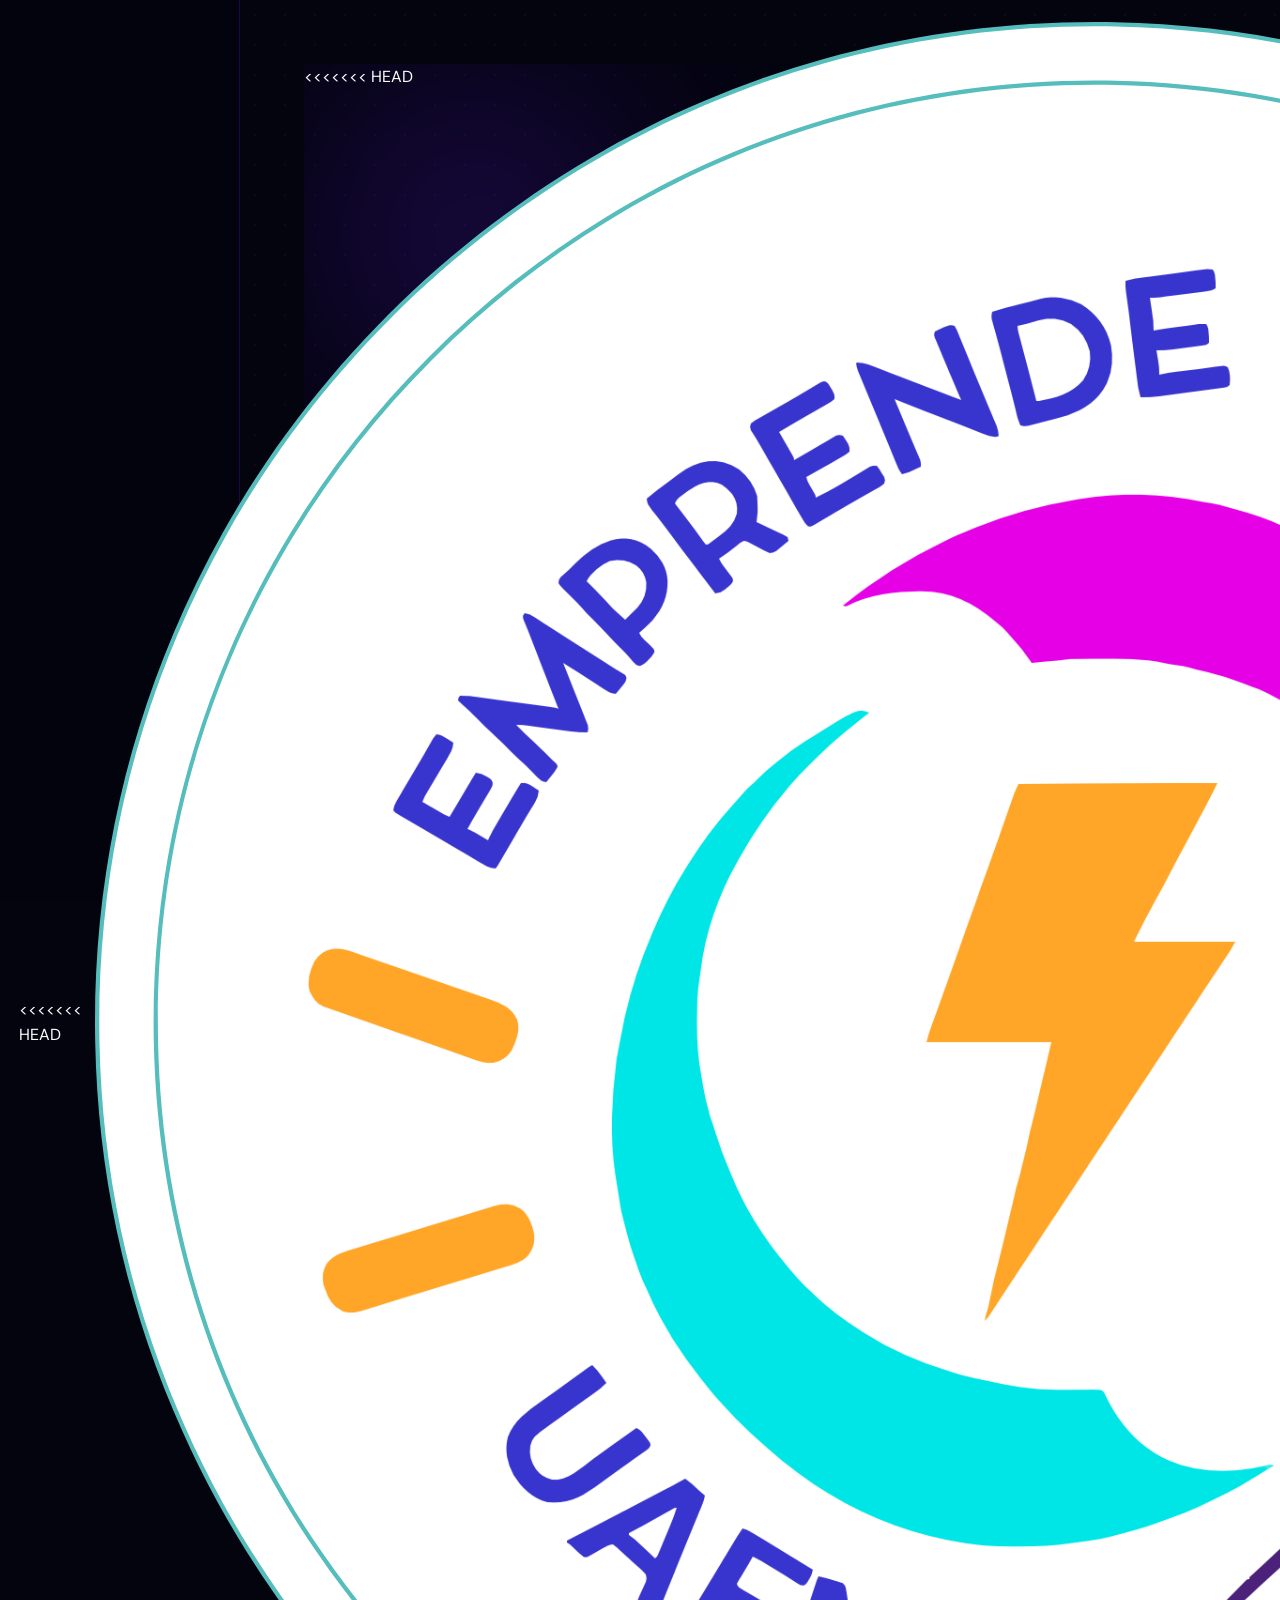
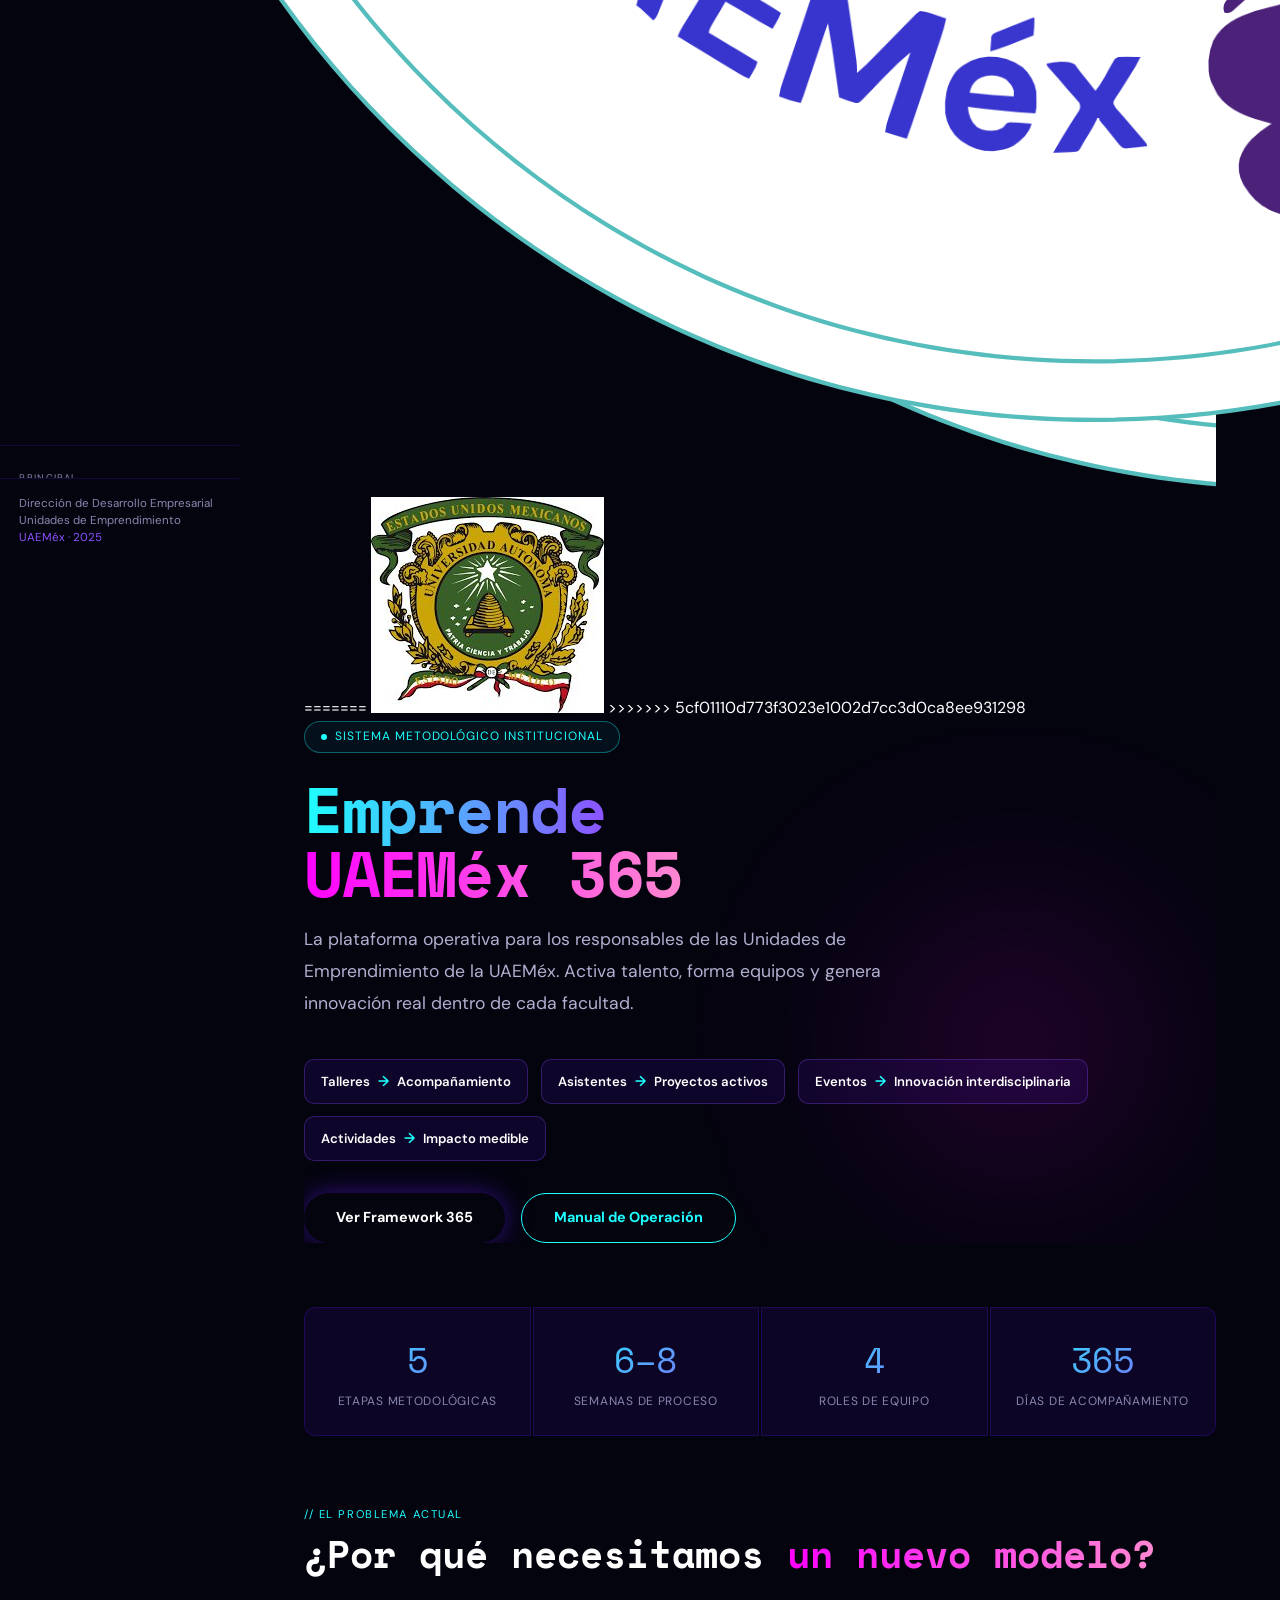
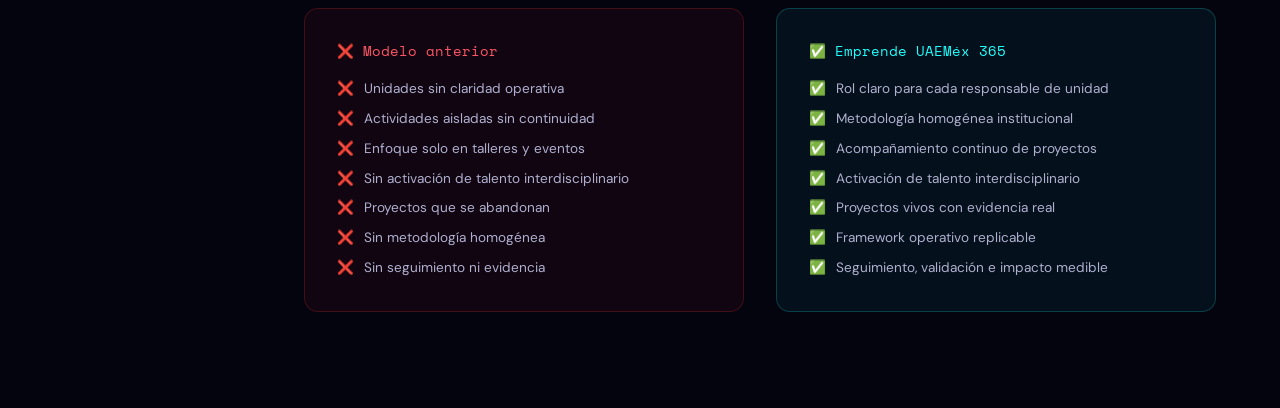
<file: index.html>
<!DOCTYPE html>
<html lang="es">
<head>
  <meta charset="UTF-8"/>
  <meta name="viewport" content="width=device-width, initial-scale=1.0"/>
  <title>EMPRENDE UAEMEX 365</title>
  <link href="https://fonts.googleapis.com/css2?family=DM+Sans:wght@300;400;500;600;700;900&family=Space+Mono:wght@400;700&display=swap" rel="stylesheet"/>
  <link rel="stylesheet" href="styles.css"/>
</head>
<body>

<!-- HAMBURGER -->
<button class="hamburger" id="ham" aria-label="Menú">
  <span></span><span></span><span></span>
</button>

<!-- SIDEBAR -->
<nav class="sidebar" id="sidebar">
  <div class="sidebar-head">
<<<<<<< HEAD
    <img src="imgenes/Logo04.png" alt="UAEMéx"/>
=======
    <img src="[data-uri]" alt="UAEMéx"/>
>>>>>>> 5cf01110d773f3023e1002d7cc3d0ca8ee931298
    <div class="sidebar-brand">EMPRENDE<br>UAEMéx 365</div>
  </div>
  <div class="sidebar-nav">
    <div class="nav-section">Principal</div>
    <a class="nav-item active" data-section="home"><span class="nav-icon">🏠</span>Inicio</a>
    <a class="nav-item" data-section="manual"><span class="nav-icon">📋</span>Manual de Operación</a>

    <div class="nav-section">Metodología</div>
    <a class="nav-item" data-section="metodologia"><span class="nav-icon">⚡</span>Framework 365</a>
    <a class="nav-item" data-section="actividades"><span class="nav-icon">🚀</span>Actividades de Activación</a>

    <div class="nav-section">Herramientas</div>
    <a class="nav-item" data-section="herramientas"><span class="nav-icon">🛠️</span>Plataformas y Tools</a>

    <div class="nav-section">Ecosistema</div>
    <a class="nav-item" data-section="ecosistema"><span class="nav-icon">🌐</span>Ecosistema UAEMéx</a>
  </div>
  <div class="sidebar-foot">
    Dirección de Desarrollo Empresarial<br>
    Unidades de Emprendimiento<br>
    <span style="color:var(--p2)">UAEMéx · 2025</span>
  </div>
</nav>

<!-- MAIN -->
<main class="main">

  <!-- ══════════════ HOME ══════════════ -->
  <section class="section active" id="home">
    <div class="hero-wrap">
      <div class="glow g1"></div>
      <div class="glow g2"></div>
      <div class="glow g3"></div>
      <div class="hero-content reveal">
<<<<<<< HEAD
        <img src="imgenes/Logo04.png" alt="Escudo UAEMéx" class="hero-logo"/>
=======
        <img src="[data-uri]" alt="Escudo UAEMéx" class="hero-logo"/>
>>>>>>> 5cf01110d773f3023e1002d7cc3d0ca8ee931298
        <div class="hero-badge"><span class="dot"></span>Sistema Metodológico Institucional</div>
        <h1 class="hero-title">
          <span class="grad-cyan">Emprende</span><br>
          <span class="grad-mag">UAEMéx 365</span>
        </h1>
        <p class="lead">La plataforma operativa para los responsables de las Unidades de Emprendimiento de la UAEMéx. Activa talento, forma equipos y genera innovación real dentro de cada facultad.</p>
        <div class="transform-list">
          <div class="t-pill">Talleres <span class="arrow">→</span> Acompañamiento</div>
          <div class="t-pill">Asistentes <span class="arrow">→</span> Proyectos activos</div>
          <div class="t-pill">Eventos <span class="arrow">→</span> Innovación interdisciplinaria</div>
          <div class="t-pill">Actividades <span class="arrow">→</span> Impacto medible</div>
        </div>
        <div class="btns">
          <a class="btn btn-p" data-section="metodologia">Ver Framework 365</a>
          <a class="btn btn-o" data-section="manual">Manual de Operación</a>
        </div>
      </div>
    </div>

    <div class="stats-bar reveal">
      <div class="stat"><span class="stat-n">5</span><div class="stat-l">Etapas metodológicas</div></div>
      <div class="stat"><span class="stat-n">6–8</span><div class="stat-l">Semanas de proceso</div></div>
      <div class="stat"><span class="stat-n">4</span><div class="stat-l">Roles de equipo</div></div>
      <div class="stat"><span class="stat-n">365</span><div class="stat-l">Días de acompañamiento</div></div>
    </div>

    <div style="margin-top:4rem" class="reveal">
      <div class="tag">// El problema actual</div>
      <h2 class="sec-title">¿Por qué necesitamos <span class="grad-mag">un nuevo modelo?</span></h2>
      <div class="ba-grid">
        <div class="ba-card ba-before">
          <div class="ba-head" style="color:#ff5566">❌ Modelo anterior</div>
          <ul class="ba-list">
            <li><span>❌</span> Unidades sin claridad operativa</li>
            <li><span>❌</span> Actividades aisladas sin continuidad</li>
            <li><span>❌</span> Enfoque solo en talleres y eventos</li>
            <li><span>❌</span> Sin activación de talento interdisciplinario</li>
            <li><span>❌</span> Proyectos que se abandonan</li>
            <li><span>❌</span> Sin metodología homogénea</li>
            <li><span>❌</span> Sin seguimiento ni evidencia</li>
          </ul>
        </div>
        <div class="ba-card ba-after">
          <div class="ba-head" style="color:var(--cyan)">✅ Emprende UAEMéx 365</div>
          <ul class="ba-list">
            <li><span>✅</span> Rol claro para cada responsable de unidad</li>
            <li><span>✅</span> Metodología homogénea institucional</li>
            <li><span>✅</span> Acompañamiento continuo de proyectos</li>
            <li><span>✅</span> Activación de talento interdisciplinario</li>
            <li><span>✅</span> Proyectos vivos con evidencia real</li>
            <li><span>✅</span> Framework operativo replicable</li>
            <li><span>✅</span> Seguimiento, validación e impacto medible</li>
          </ul>
        </div>
      </div>
    </div>
  </section>

  <!-- ══════════════ MANUAL ══════════════ -->
  <section class="section" id="manual">
    <div class="sec-header reveal">
      <div class="tag">// Manual de Operación</div>
      <h2 class="sec-title">Guía institucional para <span class="grad-cyan">Unidades de Emprendimiento</span></h2>
      <div class="divider"></div>
      <p class="lead">Todo lo que necesitas saber para operar tu Unidad de Emprendimiento de forma efectiva, alineada y con impacto real.</p>
    </div>

    <div class="manual-grid reveal">
      <div class="manual-nav">
        <div class="m-nav-item active" data-tab="proposito"><span class="m-nav-dot"></span>Propósito</div>
        <div class="m-nav-item" data-tab="estructura"><span class="m-nav-dot"></span>Estructura institucional</div>
        <div class="m-nav-item" data-tab="vision"><span class="m-nav-dot"></span>Visión e impacto</div>
        <div class="m-nav-item" data-tab="roles"><span class="m-nav-dot"></span>Roles y funciones</div>
        <div class="m-nav-item" data-tab="operacion"><span class="m-nav-dot"></span>¿Cómo operar?</div>
        <div class="m-nav-item" data-tab="metas"><span class="m-nav-dot"></span>Metas y seguimiento</div>
<<<<<<< HEAD
        <div class="m-nav-item" data-tab="enbudo"><span class="m-nav-dot"></span>Embudo</div>
=======
>>>>>>> 5cf01110d773f3023e1002d7cc3d0ca8ee931298
      </div>

      <div class="manual-content">

        <div class="active" id="tab-proposito">
          <h3 class="card-title" style="font-size:1.3rem;color:var(--cyan);margin-bottom:1rem">¿Por qué existen las Unidades de Emprendimiento?</h3>
          <p style="color:var(--lg);line-height:1.8;margin-bottom:1.5rem">Las Unidades de Emprendimiento son el primer eslabón del ecosistema de innovación universitaria de la UAEMéx. Su propósito no es organizar talleres — es <strong style="color:var(--white)">identificar, activar y acompañar talento universitario</strong> con potencial de transformar ideas en proyectos reales.</p>
          <div class="grid-2" style="gap:1rem">
            <div class="card card-cyan">
              <span class="card-icon">🎯</span>
              <h3 class="card-title grad-cyan">Detectar talento</h3>
              <p class="card-desc">Identificar estudiantes con intención real de emprender, no solo interés superficial. Analizar disposición al aprendizaje y problemas reales que quieren resolver.</p>
            </div>
            <div class="card card-cyan">
              <span class="card-icon">🤝</span>
              <h3 class="card-title grad-cyan">Activar equipos</h3>
              <p class="card-desc">Formar equipos complementarios por habilidades, no por amistad. Asignar roles estratégicos y acompañar su funcionamiento semana a semana.</p>
            </div>
            <div class="card card-cyan">
              <span class="card-icon">🔬</span>
              <h3 class="card-title grad-cyan">Validar proyectos</h3>
              <p class="card-desc">Guiar a los equipos en la validación de problemas reales con usuarios reales. Sin evidencia no hay avance — ese es el principio central.</p>
            </div>
            <div class="card card-cyan">
              <span class="card-icon">🚀</span>
              <h3 class="card-title grad-cyan">Canalizar a incubación</h3>
              <p class="card-desc">Los proyectos validados y con tracción son canalizados hacia la incubadora formal, cerrando el ciclo del ecosistema emprendedor.</p>
            </div>
          </div>
        </div>

        <div id="tab-estructura">
          <h3 class="card-title" style="font-size:1.3rem;color:var(--cyan);margin-bottom:1rem">Estructura institucional</h3>
          <div class="roadmap" style="margin-top:1rem">
            <div class="roadmap-line"></div>
            <div class="road-step">
              <div class="road-num">1</div>
              <div class="road-body">
                <div class="road-title">Secretaría de Vinculación (SEVEPE)</div>
                <p class="road-desc">Órgano rector que supervisa la vinculación, extensión y promoción de la empleabilidad. Define lineamientos estratégicos institucionales.</p>
              </div>
            </div>
            <div class="road-step">
              <div class="road-num">2</div>
              <div class="road-body">
                <div class="road-title">Dirección de Desarrollo Empresarial (DDE)</div>
                <p class="road-desc">Coordina el ecosistema emprendedor universitario. Opera incubadoras, concursos, mercados y programas de capacitación institucional.</p>
              </div>
            </div>
            <div class="road-step">
              <div class="road-num">3</div>
              <div class="road-body">
                <div class="road-title">Unidades de Emprendimiento</div>
                <p class="road-desc">Entidades distribuidas en facultades y preparatorias. Son el punto de contacto directo con estudiantes y el primer filtro del ecosistema.</p>
              </div>
            </div>
            <div class="road-step">
              <div class="road-num">4</div>
              <div class="road-body">
                <div class="road-title">Incubadora / Empresa Académica (EA)</div>
                <p class="road-desc">Destino final de los proyectos maduros. Recibe proyectos validados y con potencial para acelerar su desarrollo formal.</p>
              </div>
            </div>
          </div>
        </div>

        <div id="tab-vision">
          <h3 class="card-title" style="font-size:1.3rem;color:var(--cyan);margin-bottom:1rem">Visión e impacto esperado</h3>
          <p style="color:var(--lg);margin-bottom:2rem;line-height:1.8">Las Unidades de Emprendimiento deben transformar la cultura universitaria. El impacto no se mide en número de eventos — se mide en <strong style="color:var(--white)">proyectos activos, equipos funcionando y estudiantes que aprenden haciendo.</strong></p>
          <div class="grid-3" style="gap:1rem">
            <div class="card"><span class="card-icon">📈</span><h3 class="card-title">Más proyectos incubados</h3><p class="card-desc">Mayor tasa de proyectos que llegan a incubación formal gracias al acompañamiento continuo y validación temprana.</p></div>
            <div class="card"><span class="card-icon">🔗</span><h3 class="card-title">Menos abandono</h3><p class="card-desc">Seguimiento semanal y cultura de evidencia que reduce la deserción de proyectos y mantiene equipos activos.</p></div>
            <div class="card"><span class="card-icon">🌱</span><h3 class="card-title">Cultura de ejecución</h3><p class="card-desc">Antifragilidad, autonomía responsable y validación temprana como hábitos permanentes en la comunidad universitaria.</p></div>
          </div>
        </div>

        <div id="tab-roles">
          <h3 class="card-title" style="font-size:1.3rem;color:var(--cyan);margin-bottom:1rem">Roles y funciones institucionales</h3>
          <table class="role-table">
            <thead><tr><th>Actor</th><th>Rol</th><th>Responsabilidades clave</th></tr></thead>
            <tbody>
<<<<<<< HEAD
=======
<<<<<<< HEAD
              <tr><td><strong style="color:var(--white)">SEVEPE</strong></td><td>Rectoría institucional</td><td>Definir lineamientos, aprobar programas, supervisar impacto institucional</td></tr>
              <tr><td><strong style="color:var(--white)">DDE</strong></td><td>Coordinación estratégica</td><td>Definir metodología, dar seguimiento institucional, coordinar ecosistema completo</td></tr>
              <tr><td><strong style="color:var(--white)">Responsable de UE</strong></td><td>Operador metodológico</td><td>Detectar talento, activar equipos, facilitar procesos, dar seguimiento semanal</td></tr>
              <tr><td><strong style="color:var(--white)">Incubax</strong></td><td>Acelerador de proyectos</td><td>Recibir proyectos validados, brindar asesoría especializada, conectar con mercado</td></tr>
              <tr><td><strong style="color:var(--white)">Docentes / Investigadores</strong></td><td>Mentores y facilitadores</td><td>Aportar conocimiento disciplinar, validar hipótesis, participar en jurados</td></tr>
            </tbody>
          </table>
          <h3 class="card-title" style="font-size:1.3rem;color:var(--cyan);margin-bottom:1rem">Enbudo</h3>
=======
>>>>>>> 5cf01110d773f3023e1002d7cc3d0ca8ee931298
              <tr><td><strong style="color:var(--white)">DDE</strong></td><td>Coordinación estratégica</td><td>Definir metodología, dar seguimiento institucional, coordinar ecosistema completo</td></tr>
              <tr><td><strong style="color:var(--white)">SEVEPE</strong></td><td>Rectoría institucional</td><td>Definir lineamientos, aprobar programas, supervisar impacto institucional</td></tr>
              <tr><td><strong style="color:var(--white)">Responsable de UE</strong></td><td>Operador metodológico</td><td>Detectar talento, activar equipos, facilitar procesos, dar seguimiento semanal</td></tr>
              <tr><td><strong style="color:var(--white)">Incubadora / EA</strong></td><td>Acelerador de proyectos</td><td>Recibir proyectos validados, brindar asesoría especializada, conectar con mercado</td></tr>
              <tr><td><strong style="color:var(--white)">Docentes / Investigadores</strong></td><td>Mentores y facilitadores</td><td>Aportar conocimiento disciplinar, validar hipótesis, participar en jurados</td></tr>
            </tbody>
          </table>
<<<<<<< HEAD
=======
>>>>>>> 25a44d7f98eddb405e23bc4abc54ec104904e118
>>>>>>> 5cf01110d773f3023e1002d7cc3d0ca8ee931298
        </div>

        <div id="tab-operacion">
          <h3 class="card-title" style="font-size:1.3rem;color:var(--cyan);margin-bottom:1rem">¿Cómo operar una Unidad de Emprendimiento?</h3>
          <p style="color:var(--lg);margin-bottom:1.5rem;line-height:1.8">El modelo operativo semanal es la clave. No basta con organizar un evento al semestre. La unidad debe funcionar como un <strong style="color:var(--white)">sistema vivo de activación continua.</strong></p>
          <div class="grid-2" style="gap:1rem">
            <div class="card"><span class="card-icon">📅</span><h3 class="card-title">Operación semanal</h3><p class="card-desc">Check-in semanal con equipos, revisión de evidencias, actualización de bitácoras y tableros. Mínimo 1 sesión de seguimiento por semana por equipo.</p></div>
            <div class="card"><span class="card-icon">📊</span><h3 class="card-title">Seguimiento con evidencia</h3><p class="card-desc">"Si no hay evidencia, no hay avance." Cada semana los equipos entregan: usuarios contactados, validaciones realizadas, avances tangibles.</p></div>
            <div class="card"><span class="card-icon">🎓</span><h3 class="card-title">Formación de facilitadores</h3><p class="card-desc">El responsable debe formarse continuamente. La Plataforma Microlearning ofrece módulos de liderazgo, metodologías ágiles y acompañamiento.</p></div>
            <div class="card"><span class="card-icon">🔄</span><h3 class="card-title">Conexión con ecosistema</h3><p class="card-desc">Conectar proyectos maduros con incubadora, mentores, concursos y mercados emprendedores. Nunca operar de forma aislada.</p></div>
          </div>
        </div>

        <div id="tab-metas">
          <h3 class="card-title" style="font-size:1.3rem;color:var(--cyan);margin-bottom:1rem">Metas e indicadores de seguimiento</h3>
          <p style="color:var(--lg);margin-bottom:1.5rem;line-height:1.8">Los indicadores no son opcionales — son la evidencia de que la unidad está generando impacto real.</p>
          <div class="grid-2" style="gap:1rem">
            <div class="card card-mag"><span class="card-icon">👥</span><h3 class="card-title">Talento activado</h3><p class="card-desc">Número de estudiantes detectados, diagnosticados e integrados a equipos activos por período.</p></div>
            <div class="card card-mag"><span class="card-icon">🏗️</span><h3 class="card-title">Equipos formados</h3><p class="card-desc">Equipos con roles asignados, tablero activo y check-in semanal funcionando.</p></div>
            <div class="card card-mag"><span class="card-icon">✅</span><h3 class="card-title">Validaciones realizadas</h3><p class="card-desc">Entrevistas de usuario, mapas de empatía completados, hipótesis validadas o descartadas.</p></div>
            <div class="card card-mag"><span class="card-icon">🏆</span><h3 class="card-title">Proyectos canalizados</h3><p class="card-desc">Proyectos que llegan a la incubadora con producto mínimo viable y evidencia de validación.</p></div>
          </div>
        </div>
<<<<<<< HEAD
<!-- ══════════════ Contenido Enbudo ══════════════ -->
        <div id="enbudo">
          <h3 class="card-title" style="font-size:1.3rem;color:var(--cyan);margin-bottom:1rem">Hola Prueba 1</h3>
          
        </div>
=======
>>>>>>> 5cf01110d773f3023e1002d7cc3d0ca8ee931298

      </div>
    </div>
  </section>

  <!-- ══════════════ METODOLOGÍA ══════════════ -->
  <section class="section" id="metodologia">
    <div class="sec-header reveal">
      <div class="tag">// Framework metodológico</div>
      <h2 class="sec-title">Sistema Operativo <span class="grad-cyan">Emprende 365</span></h2>
      <div class="divider"></div>
      <p class="lead">El proceso metodológico que transforma estudiantes en agentes de innovación. Cinco etapas, seis a ocho semanas, evidencia en cada paso.</p>
    </div>

    <div class="flow-wrap reveal">
      <div class="flow-step">
        <div class="flow-n">01 / ETAPA</div>
        <span class="flow-icon">🔍</span>
        <div class="flow-title">Detección</div>
        <p class="flow-desc">Identificar personas con intención real. Se analiza ejecución, disposición al aprendizaje y problemas que realmente les molestan.</p>
      </div>
      <div class="flow-step">
        <div class="flow-n">02 / ETAPA</div>
        <span class="flow-icon">🧠</span>
        <div class="flow-title">Diagnóstico</div>
        <p class="flow-desc">Identificar perfiles reales, no aspiracionales. Se evalúa motivación intrínseca, tolerancia al error y capacidad de ejecución.</p>
      </div>
      <div class="flow-step">
        <div class="flow-n">03 / ETAPA</div>
        <span class="flow-icon">🤝</span>
        <div class="flow-title">Integración</div>
        <p class="flow-desc">Formar equipos por complementariedad de habilidades. Constructora, Conector, Estratega, Narrador — no por amistad.</p>
      </div>
      <div class="flow-step">
        <div class="flow-n">04 / ETAPA</div>
        <span class="flow-icon">⚡</span>
        <div class="flow-title">Activación</div>
        <p class="flow-desc">De equipo a tribu en acción. Foco en problema y usuario. Ejecución semanal con bitácora, tablero y check-in.</p>
      </div>
      <div class="flow-step">
        <div class="flow-n">05 / ETAPA</div>
        <span class="flow-icon">📊</span>
        <div class="flow-title">Seguimiento</div>
        <p class="flow-desc">Medir progreso: usuarios contactados, validaciones, evidencias entregadas. Sin evidencia no hay avance.</p>
      </div>
    </div>

    <div style="margin-top:4rem" class="reveal">
      <div class="tag">// Roadmap detallado</div>
      <h2 class="sec-title">Proceso paso a <span class="grad-mag">paso</span></h2>
      <div class="roadmap" style="margin-top:2rem">
        <div class="roadmap-line"></div>
        <div class="road-step">
          <div class="road-num">1</div>
          <div class="road-body">
            <div class="road-title">Detección de talento</div>
            <p class="road-desc">No se buscan personas que "quieren emprender" — se buscan personas con <strong style="color:var(--white)">intención real de ejecutar</strong>. Preguntas detonadoras: ¿Qué problema te molesta hoy? ¿Qué proyecto abandonaste y por qué? ¿Qué estás dispuesto a aprender?</p>
            <div class="road-tools">
              <span class="tool-chip">Sesión diagnóstica</span>
              <span class="tool-chip">Entrevista de intención</span>
              <span class="tool-chip">Filtro de ejecución</span>
            </div>
          </div>
        </div>
        <div class="road-step">
          <div class="road-num">2</div>
          <div class="road-body">
            <div class="road-title">Diagnóstico de perfiles</div>
            <p class="road-desc">Se evalúan: motivación intrínseca, capacidad de ejecución, aprendizaje autónomo, tolerancia al error, comunicación y escucha activa. Dinámica "Yo nunca nunca" para diagnóstico rápido y crudo.</p>
            <div class="road-tools">
              <span class="tool-chip">Dinámica grupal</span>
              <span class="tool-chip">Diagnóstico de capacidades</span>
              <span class="tool-chip">Mapa de habilidades</span>
            </div>
          </div>
        </div>
        <div class="road-step">
          <div class="road-num">3</div>
          <div class="road-body">
            <div class="road-title">Integración de equipos</div>
            <p class="road-desc">Cuatro roles estratégicos: <strong style="color:var(--white)">Constructora/or</strong> (hace que las cosas pasen), <strong style="color:var(--white)">Conector/a</strong> (habla con usuarios), <strong style="color:var(--white)">Estratega</strong> (prioriza y organiza), <strong style="color:var(--white)">Narrador/a</strong> (comunica y presenta).</p>
            <div class="road-tools">
              <span class="tool-chip">Asignación de roles</span>
              <span class="tool-chip">Acuerdo de equipo</span>
              <span class="tool-chip">Tablero de trabajo</span>
            </div>
          </div>
        </div>
        <div class="road-step">
          <div class="road-num">4</div>
          <div class="road-body">
            <div class="road-title">Activación y ejecución</div>
            <p class="road-desc">No se inicia con ideas — se inicia con <strong style="color:var(--white)">problema y usuario</strong>. Ejecución semanal obligatoria: mapa de empatía, bitácora semanal, tablero visible y check-in de equipo.</p>
            <div class="road-tools">
              <span class="tool-chip">Mapa de empatía</span>
              <span class="tool-chip">Lean User Interview</span>
              <span class="tool-chip">Bitácora semanal</span>
              <span class="tool-chip">Check-in de equipo</span>
            </div>
          </div>
        </div>
        <div class="road-step">
          <div class="road-num">5</div>
          <div class="road-body">
            <div class="road-title">Seguimiento y validación</div>
            <p class="road-desc">Indicadores semanales: usuarios contactados, validaciones realizadas, evidencias entregadas, interacción real con el mercado. Cultura buscada: autonomía responsable, aprender haciendo, antifragilidad.</p>
            <div class="road-tools">
              <span class="tool-chip">Dashboard de equipo</span>
              <span class="tool-chip">Reporte de evidencias</span>
              <span class="tool-chip">User Persona operativa</span>
            </div>
          </div>
        </div>
      </div>
    </div>

    <div style="margin-top:3rem;background:rgba(30,255,255,.05);border:1px solid rgba(30,255,255,.2);border-radius:16px;padding:2rem" class="reveal">
      <div class="tag">// Principio central</div>
      <p style="font-family:'Space Mono',monospace;font-size:1.8rem;line-height:1.2;color:var(--white)">"Si no hay <span class="grad-cyan">evidencia</span>,<br>no hay <span class="grad-mag">avance</span>."</p>
      <p style="color:var(--gray);margin-top:1rem;font-size:.9rem">— Filosofía metodológica Emprende UAEMéx 365</p>
    </div>
  </section>

  <!-- ══════════════ ACTIVIDADES ══════════════ -->
  <section class="section" id="actividades">
    <div class="sec-header reveal">
      <div class="tag">// Actividades de activación</div>
      <h2 class="sec-title">¿Qué hacer, <span class="grad-cyan">cómo hacerlo</span> y cómo medirlo?</h2>
      <div class="divider"></div>
      <p class="lead">Cada actividad tiene un propósito estratégico dentro del ecosistema. No son eventos — son mecanismos de activación con metodología, roles e indicadores.</p>
    </div>

    <div class="act-grid reveal">
      <div class="act-card">
        <div class="act-head">
          <span class="act-emoji">💡</span>
          <div class="act-name">Inspiration Days</div>
          <div class="act-tag">Activación inicial</div>
        </div>
        <div class="act-body">
          <div class="act-row"><span class="act-label">Objetivo:</span><span class="act-val">Despertar el interés emprendedor y detectar perfiles con potencial real.</span></div>
          <div class="act-row"><span class="act-label">Cómo:</span><span class="act-val">Charlas con emprendedores, retos de ideación rápida, pitch de 60 segundos.</span></div>
          <div class="act-row"><span class="act-label">Roles:</span><span class="act-val">Facilitador, ponentes externos, evaluadores internos.</span></div>
          <div class="indicators">
            <span class="ind-chip">Asistentes filtrados</span>
            <span class="ind-chip">Proyectos surgidos</span>
            <span class="ind-chip">Perfiles detectados</span>
          </div>
        </div>
      </div>

      <div class="act-card">
        <div class="act-head">
          <span class="act-emoji">⚡</span>
          <div class="act-name">Hackathon</div>
          <div class="act-tag">Desafío interdisciplinario</div>
        </div>
        <div class="act-body">
          <div class="act-row"><span class="act-label">Objetivo:</span><span class="act-val">Resolver un reto real en 24–48 horas con equipos interdisciplinarios.</span></div>
          <div class="act-row"><span class="act-label">Cómo:</span><span class="act-val">Reto definido, equipos mixtos, mentores activos, pitch final ante jurado.</span></div>
          <div class="act-row"><span class="act-label">Roles:</span><span class="act-val">Organizador, mentores disciplinares, jurado institucional.</span></div>
          <div class="indicators">
            <span class="ind-chip">Equipos formados</span>
            <span class="ind-chip">Soluciones presentadas</span>
            <span class="ind-chip">Proyectos continuados</span>
          </div>
        </div>
      </div>

      <div class="act-card">
        <div class="act-head">
          <span class="act-emoji">🎯</span>
          <div class="act-name">Bootcamp</div>
          <div class="act-tag">Ejecución real · Evidencia real</div>
        </div>
        <div class="act-body">
          <div class="act-row"><span class="act-label">Objetivo:</span><span class="act-val">Intensivo de 2–5 días para validar hipótesis y construir MVP.</span></div>
          <div class="act-row"><span class="act-label">Cómo:</span><span class="act-val">Retos, hipótesis, entrevistas, iteración, MVP, pitch y plan Go To Market.</span></div>
          <div class="act-row"><span class="act-label">Entregables:</span><span class="act-val">Banco de retos, validación, PMV, resumen ejecutivo.</span></div>
          <div class="indicators">
            <span class="ind-chip">Hipótesis validadas</span>
            <span class="ind-chip">MVPs desarrollados</span>
            <span class="ind-chip">Pitches realizados</span>
          </div>
        </div>
      </div>

      <div class="act-card">
        <div class="act-head">
          <span class="act-emoji">🌐</span>
          <div class="act-name">Networking</div>
          <div class="act-tag">Conexión de ecosistema</div>
        </div>
        <div class="act-body">
          <div class="act-row"><span class="act-label">Objetivo:</span><span class="act-val">Conectar estudiantes con mentores, empresas, inversionistas y alumni.</span></div>
          <div class="act-row"><span class="act-label">Cómo:</span><span class="act-val">Speed networking, mesas temáticas, presentaciones de proyectos activos.</span></div>
          <div class="act-row"><span class="act-label">Roles:</span><span class="act-val">Facilitador de conexiones, anfitriones, proyectos presentando.</span></div>
          <div class="indicators">
            <span class="ind-chip">Conexiones realizadas</span>
            <span class="ind-chip">Mentorías generadas</span>
            <span class="ind-chip">Alianzas formadas</span>
          </div>
        </div>
      </div>

      <div class="act-card">
        <div class="act-head">
          <span class="act-emoji">🧩</span>
          <div class="act-name">Retos Interdisciplinarios</div>
          <div class="act-tag">Innovación colaborativa</div>
        </div>
        <div class="act-body">
          <div class="act-row"><span class="act-label">Objetivo:</span><span class="act-val">Resolver problemáticas reales usando talento de distintas disciplinas.</span></div>
          <div class="act-row"><span class="act-label">Cómo:</span><span class="act-val">Reto planteado por institución o empresa, equipos mixtos, solución en 4 semanas.</span></div>
          <div class="act-row"><span class="act-label">Roles:</span><span class="act-val">Tutor académico, líder de reto, equipos multidisciplinarios.</span></div>
          <div class="indicators">
            <span class="ind-chip">Disciplinas involucradas</span>
            <span class="ind-chip">Soluciones presentadas</span>
            <span class="ind-chip">Implementadas</span>
          </div>
        </div>
      </div>

      <div class="act-card">
        <div class="act-head">
          <span class="act-emoji">🎤</span>
          <div class="act-name">DemoDay</div>
          <div class="act-tag">Del prototipo al pitch</div>
        </div>
        <div class="act-body">
          <div class="act-row"><span class="act-label">Objetivo:</span><span class="act-val">Cierre de ciclo: proyectos presentan avances reales ante comunidad e invitados.</span></div>
          <div class="act-row"><span class="act-label">Cómo:</span><span class="act-val">Stands de proyectos, pitches de 5 min, feedback estructurado, reconocimientos.</span></div>
          <div class="act-row"><span class="act-label">Evidencias:</span><span class="act-val">Video del pitch, fotografías, reportes de avance, evaluación de jurado.</span></div>
          <div class="indicators">
            <span class="ind-chip">Proyectos presentados</span>
            <span class="ind-chip">Canalizados a incubadora</span>
            <span class="ind-chip">Asistentes</span>
          </div>
        </div>
      </div>
    </div>
  </section>

  <!-- ══════════════ HERRAMIENTAS ══════════════ -->
  <section class="section" id="herramientas">
    <div class="sec-header reveal">
      <div class="tag">// Plataformas y herramientas</div>
      <h2 class="sec-title">Tu caja de <span class="grad-cyan">herramientas institucional</span></h2>
      <div class="divider"></div>
      <p class="lead">Recursos digitales y metodológicos para que los responsables de unidades operen con mayor eficiencia e impacto.</p>
    </div>

    <div class="tool-featured reveal">
      <div>
<<<<<<< HEAD
        <div class="tool-badge"> 
            <a href="https://aws.emprende365.online/" target="_blank" class="logo-link">
    <img src="imgenes/Logo07.png.svg" class="logo-icon" alt="Logo">
=======
        <div class="tool-badge"> Plataforma principal 
                 <a href="https://aws.emprende365.online/" target="_blank" class="logo-link">
    <img src="LOG 1.png" class="logo-icon" alt="Logo">
>>>>>>> 5cf01110d773f3023e1002d7cc3d0ca8ee931298
</a>
                  <span class="beta-tag">BETA</span></div>
        <h2 class="sec-title" style="font-size:2rem">Plataforma <span class="grad-cyan">Microlearning</span></h2>
        <p style="color:var(--lg);line-height:1.8;margin-bottom:1rem">Plataforma digital desarrollada en <strong style="color:var(--white)">AWS</strong> enfocada en el desarrollo de talento humano para el ecosistema emprendedor universitario. Capacitación ágil, práctica y aplicada.</p>
        <div class="aws-badge">☁️ AWS Cloud Infrastructure</div>
        <ul class="feature-list">
          <li>Videos cortos y módulos prácticos</li>
          <li>Liderazgo colaborativo y equipos</li>
          <li>Metodologías ágiles aplicadas</li>
          <li>Validación e innovación</li>
          <li>Constancias y evidencias digitales</li>
          <li>Seguimiento de progreso</li>
        </ul>
      </div>
      <div>
        <div class="tag tag-mag">// Dirigida a</div>
        <div class="grid-2" style="gap:1rem;margin-top:.8rem">
          <div class="card" style="padding:1.2rem"><span style="font-size:1.5rem">👩‍🏫</span><p style="font-size:.82rem;color:var(--lg);margin-top:.5rem">Docentes y facilitadores</p></div>
          <div class="card" style="padding:1.2rem"><span style="font-size:1.5rem">🔬</span><p style="font-size:.82rem;color:var(--lg);margin-top:.5rem">Investigadores</p></div>
          <div class="card" style="padding:1.2rem"><span style="font-size:1.5rem">🏛️</span><p style="font-size:.82rem;color:var(--lg);margin-top:.5rem">Responsables de UE</p></div>
          <div class="card" style="padding:1.2rem"><span style="font-size:1.5rem">🎓</span><p style="font-size:.82rem;color:var(--lg);margin-top:.5rem">Equipos emprendedores</p></div>
        </div>
      </div>
    </div>

    <div class="grid-3 reveal" style="margin-top:1.5rem">
      <div class="card card-mag">
        <span class="card-icon">📊</span>
        <h3 class="card-title">Simuladores de negocio</h3>
        <p class="card-desc">Herramientas para calcular estructura de costos, punto de equilibrio, análisis financiero básico y modelado de negocios. Valida la viabilidad antes de invertir tiempo.</p>
        <div class="road-tools" style="margin-top:1rem">
          <span class="tool-chip">Costos</span>
          <span class="tool-chip">Break-even</span>
          <span class="tool-chip">Financiero</span>
        </div>
      </div>
      <div class="card card-mag">
        <span class="card-icon">🛒</span>
        <h3 class="card-title">Mercados Emprendedores</h3>
        <p class="card-desc">Espacios físicos y digitales donde los proyectos activos pueden comercializar sus productos o servicios, validar con clientes reales y generar primeras ventas.</p>
        <div class="road-tools" style="margin-top:1rem">
          <span class="tool-chip">Validación real</span>
          <span class="tool-chip">Primeras ventas</span>
          <span class="tool-chip">Feedback</span>
        </div>
      </div>
      <div class="card card-mag">
        <span class="card-icon">🔧</span>
        <h3 class="card-title">Herramientas metodológicas</h3>
        <p class="card-desc">Plantillas descargables: Mapa de Empatía Express, Lean User Interview, User Persona Operativa, Bitácora semanal, Tablero de proyecto y Resumen ejecutivo.</p>
        <div class="road-tools" style="margin-top:1rem">
          <span class="tool-chip">Plantillas</span>
          <span class="tool-chip">Checklists</span>
          <span class="tool-chip">Formatos</span>
        </div>
      </div>
    </div>
  </section>

  <!-- ══════════════ ECOSISTEMA ══════════════ -->
  <section class="section" id="ecosistema">
    <div class="sec-header reveal">
      <div class="tag">// Ecosistema UAEMéx</div>
      <h2 class="sec-title">Conectado al <span class="grad-cyan">ecosistema completo</span></h2>
      <div class="divider"></div>
      <p class="lead">Las Unidades de Emprendimiento no operan solas. Forman parte de un ecosistema universitario más amplio que incluye incubadoras, concursos, mentorías y vinculación empresarial.</p>
    </div>

    <div class="grid-4 reveal">
      <div class="card"><span class="card-icon">🏗️</span><h3 class="card-title">Incubadoras</h3><p class="card-desc">Destino para proyectos validados que requieren aceleración formal y apoyo especializado.</p></div>
      <div class="card"><span class="card-icon">🏆</span><h3 class="card-title">Concursos emprendedores</h3><p class="card-desc">Competencias institucionales que impulsan la mejora de proyectos y visibilidad del talento universitario.</p></div>
      <div class="card"><span class="card-icon">🤝</span><h3 class="card-title">Mentorías</h3><p class="card-desc">Red de mentores académicos, empresariales y alumni que apoyan el desarrollo de proyectos.</p></div>
      <div class="card"><span class="card-icon">🛒</span><h3 class="card-title">Mercados emprendedores</h3><p class="card-desc">Espacios de comercialización y validación real con clientes dentro y fuera de la universidad.</p></div>
      <div class="card"><span class="card-icon">🎓</span><h3 class="card-title">Capacitación institucional</h3><p class="card-desc">Programas de formación para responsables de unidades, docentes e investigadores.</p></div>
      <div class="card"><span class="card-icon">🌐</span><h3 class="card-title">Vinculación empresarial</h3><p class="card-desc">Conexión con empresas para retos reales, prácticas profesionales y oportunidades de inversión.</p></div>
      <div class="card"><span class="card-icon">🔬</span><h3 class="card-title">Empresa Académica</h3><p class="card-desc">Figura jurídica universitaria para proyectos con alto potencial de comercialización e impacto.</p></div>
      <div class="card"><span class="card-icon">📡</span><h3 class="card-title">Red de responsables</h3><p class="card-desc">Comunidad de práctica entre responsables de distintas facultades y preparatorias de la UAEMéx.</p></div>
    </div>

    <div style="margin-top:3rem;text-align:center;padding:4rem 2rem;background:linear-gradient(135deg,var(--d2),var(--d3));border:1px solid rgba(94,23,235,.25);border-radius:20px;position:relative;overflow:hidden" class="reveal">
      <div style="position:absolute;top:-50px;left:50%;transform:translateX(-50%);width:300px;height:300px;background:radial-gradient(circle,rgba(94,23,235,.3),transparent 70%);border-radius:50%;pointer-events:none"></div>
      <img src="[data-uri]" alt="UAEMéx" style="width:70px;height:70px;border-radius:50%;border:3px solid rgba(30,255,255,.4);margin-bottom:1.5rem;position:relative"/>
      <h2 class="sec-title" style="position:relative">"Activamos talento<br><span class="grad-cyan">interdisciplinario.</span>"</h2>
      <p style="color:var(--gray);margin-top:1rem;font-size:.95rem;position:relative">Emprende UAEMéx 365 · Sistema Metodológico Institucional<br>Dirección de Desarrollo Empresarial · UAEMéx</p>
    </div>
  </section>

</main>
  <script src="app.js"></script>
</body>
</html>
</file>
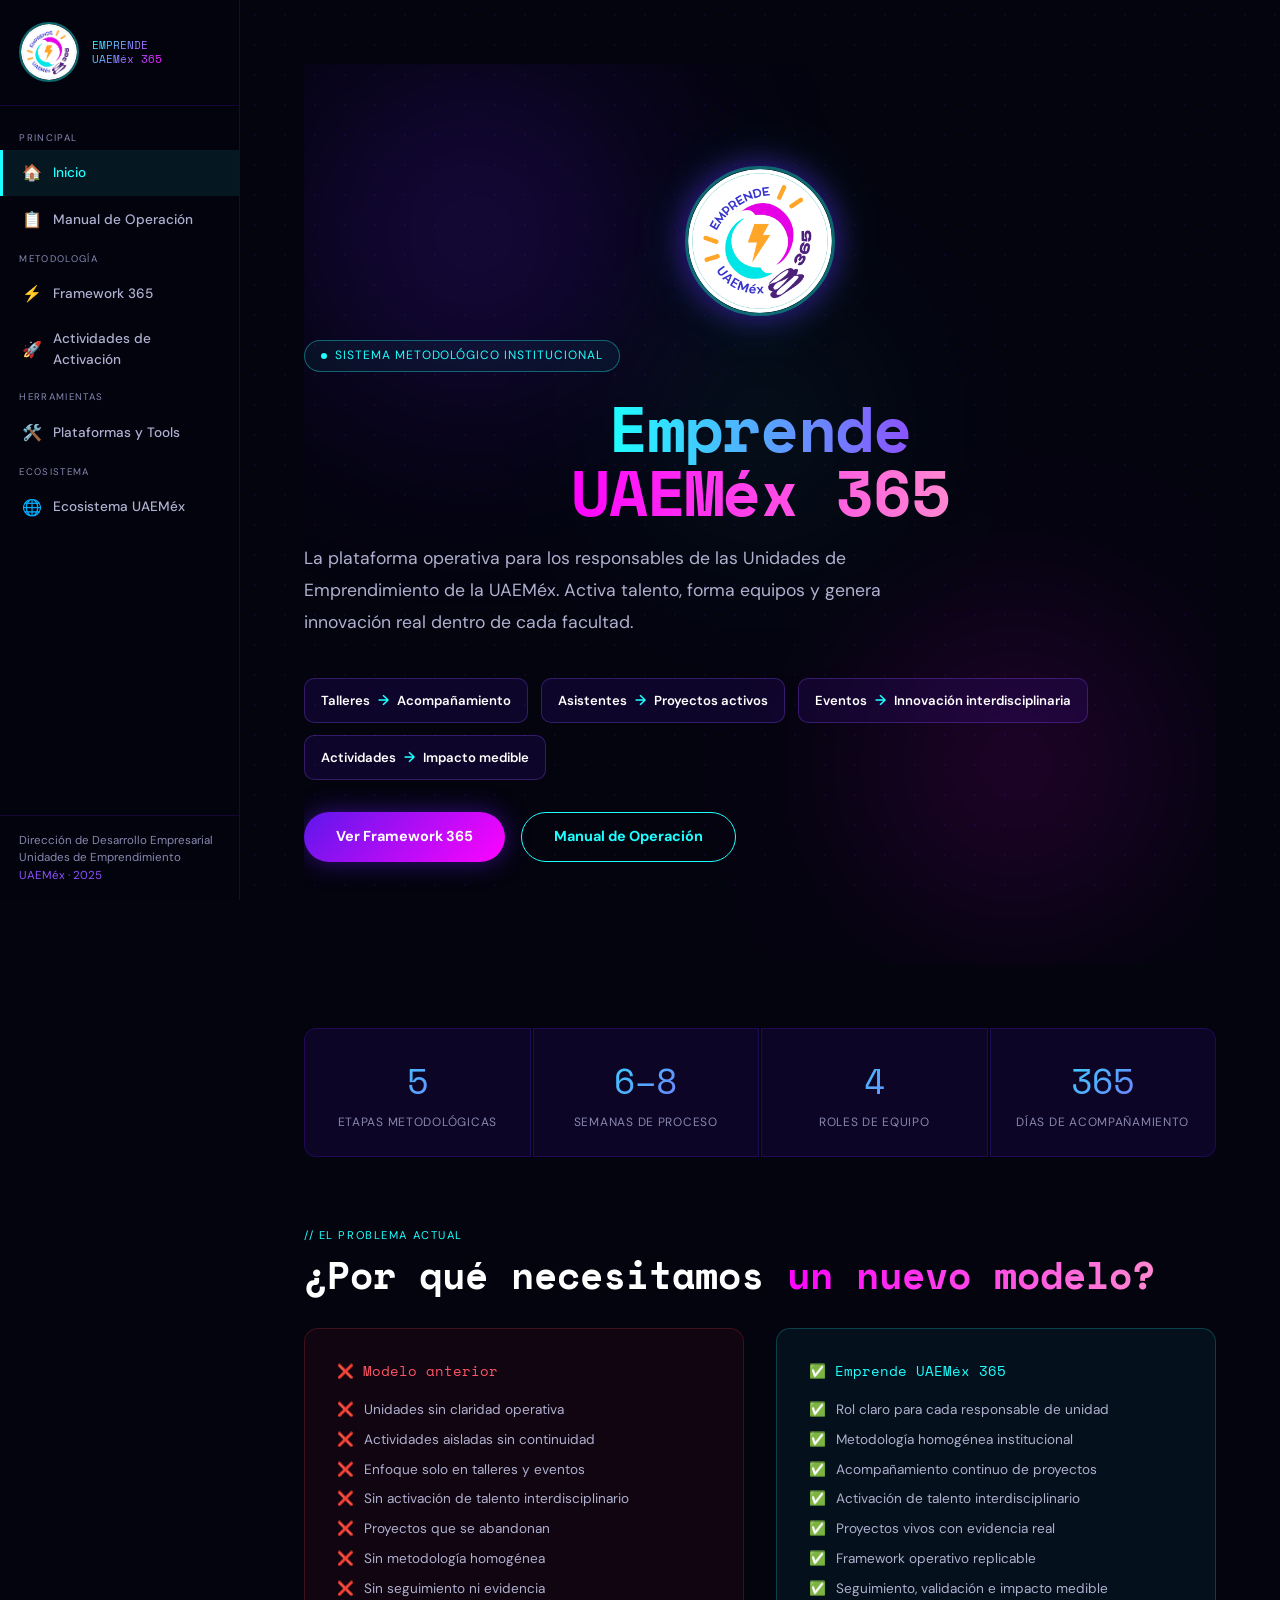
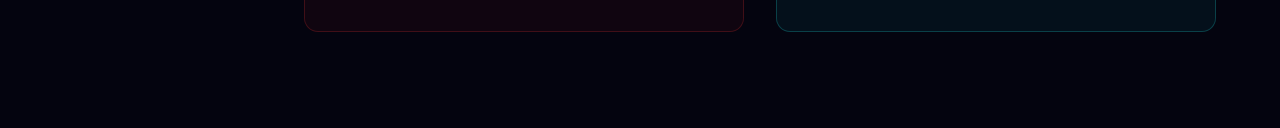
<file: Emprende365_002/index.html>
<!DOCTYPE html>
<html lang="es">
<head>
  <meta charset="UTF-8"/>
  <meta name="viewport" content="width=device-width, initial-scale=1.0"/>
  <title>EMPRENDE UAEMEX 365</title>
  <link href="https://fonts.googleapis.com/css2?family=DM+Sans:wght@300;400;500;600;700;900&family=Space+Mono:wght@400;700&display=swap" rel="stylesheet"/>
  <link rel="stylesheet" href="styles.css"/>
</head>
<body>

<!-- HAMBURGER -->
<button class="hamburger" id="ham" aria-label="Menú">
  <span></span><span></span><span></span>
</button>

<!-- SIDEBAR -->
<nav class="sidebar" id="sidebar">
  <div class="sidebar-head">
    <img src="imgenes/Logo04.png" alt="UAEMéx"/>
    <div class="sidebar-brand">EMPRENDE<br>UAEMéx 365</div>
  </div>
  <div class="sidebar-nav">
    <div class="nav-section">Principal</div>
    <a class="nav-item active" data-section="home"><span class="nav-icon">🏠</span>Inicio</a>
    <a class="nav-item" data-section="manual"><span class="nav-icon">📋</span>Manual de Operación</a>

    <div class="nav-section">Metodología</div>
    <a class="nav-item" data-section="metodologia"><span class="nav-icon">⚡</span>Framework 365</a>
    <a class="nav-item" data-section="actividades"><span class="nav-icon">🚀</span>Actividades de Activación</a>

    <div class="nav-section">Herramientas</div>
    <a class="nav-item" data-section="herramientas"><span class="nav-icon">🛠️</span>Plataformas y Tools</a>

    <div class="nav-section">Ecosistema</div>
    <a class="nav-item" data-section="ecosistema"><span class="nav-icon">🌐</span>Ecosistema UAEMéx</a>
  </div>
  <div class="sidebar-foot">
    Dirección de Desarrollo Empresarial<br>
    Unidades de Emprendimiento<br>
    <span style="color:var(--p2)">UAEMéx · 2025</span>
  </div>
</nav>

<!-- MAIN -->
<main class="main">

  <!-- ══════════════ HOME ══════════════ -->
  <section class="section active" id="home">
    <div class="hero-wrap">
      <div class="glow g1"></div>
      <div class="glow g2"></div>
      <div class="glow g3"></div>
      <div class="hero-content reveal">
        <img src="imgenes/Logo04.png" alt="Escudo UAEMéx" class="hero-logo"/>
        <div class="hero-badge"><span class="dot"></span>Sistema Metodológico Institucional</div>
        <h1 class="hero-title">
          <span class="grad-cyan">Emprende</span><br>
          <span class="grad-mag">UAEMéx 365</span>
        </h1>
        <p class="lead">La plataforma operativa para los responsables de las Unidades de Emprendimiento de la UAEMéx. Activa talento, forma equipos y genera innovación real dentro de cada facultad.</p>
        <div class="transform-list">
          <div class="t-pill">Talleres <span class="arrow">→</span> Acompañamiento</div>
          <div class="t-pill">Asistentes <span class="arrow">→</span> Proyectos activos</div>
          <div class="t-pill">Eventos <span class="arrow">→</span> Innovación interdisciplinaria</div>
          <div class="t-pill">Actividades <span class="arrow">→</span> Impacto medible</div>
        </div>
        <div class="btns">
          <a class="btn btn-p" data-section="metodologia">Ver Framework 365</a>
          <a class="btn btn-o" data-section="manual">Manual de Operación</a>
        </div>
      </div>
    </div>

    <div class="stats-bar reveal">
      <div class="stat"><span class="stat-n">5</span><div class="stat-l">Etapas metodológicas</div></div>
      <div class="stat"><span class="stat-n">6–8</span><div class="stat-l">Semanas de proceso</div></div>
      <div class="stat"><span class="stat-n">4</span><div class="stat-l">Roles de equipo</div></div>
      <div class="stat"><span class="stat-n">365</span><div class="stat-l">Días de acompañamiento</div></div>
    </div>

    <div style="margin-top:4rem" class="reveal">
      <div class="tag">// El problema actual</div>
      <h2 class="sec-title">¿Por qué necesitamos <span class="grad-mag">un nuevo modelo?</span></h2>
      <div class="ba-grid">
        <div class="ba-card ba-before">
          <div class="ba-head" style="color:#ff5566">❌ Modelo anterior</div>
          <ul class="ba-list">
            <li><span>❌</span> Unidades sin claridad operativa</li>
            <li><span>❌</span> Actividades aisladas sin continuidad</li>
            <li><span>❌</span> Enfoque solo en talleres y eventos</li>
            <li><span>❌</span> Sin activación de talento interdisciplinario</li>
            <li><span>❌</span> Proyectos que se abandonan</li>
            <li><span>❌</span> Sin metodología homogénea</li>
            <li><span>❌</span> Sin seguimiento ni evidencia</li>
          </ul>
        </div>
        <div class="ba-card ba-after">
          <div class="ba-head" style="color:var(--cyan)">✅ Emprende UAEMéx 365</div>
          <ul class="ba-list">
            <li><span>✅</span> Rol claro para cada responsable de unidad</li>
            <li><span>✅</span> Metodología homogénea institucional</li>
            <li><span>✅</span> Acompañamiento continuo de proyectos</li>
            <li><span>✅</span> Activación de talento interdisciplinario</li>
            <li><span>✅</span> Proyectos vivos con evidencia real</li>
            <li><span>✅</span> Framework operativo replicable</li>
            <li><span>✅</span> Seguimiento, validación e impacto medible</li>
          </ul>
        </div>
      </div>
    </div>
  </section>

  <!-- ══════════════ MANUAL ══════════════ -->
  <section class="section" id="manual">
    <div class="sec-header reveal">
      <div class="tag">// Manual de Operación</div>
      <h2 class="sec-title">Guía institucional para <span class="grad-cyan">Unidades de Emprendimiento</span></h2>
      <div class="divider"></div>
      <p class="lead">Todo lo que necesitas saber para operar tu Unidad de Emprendimiento de forma efectiva, alineada y con impacto real.</p>
    </div>

    <div class="manual-grid reveal">
      <div class="manual-nav">
        <div class="m-nav-item active" data-tab="proposito"><span class="m-nav-dot"></span>Propósito</div>
        <div class="m-nav-item" data-tab="estructura"><span class="m-nav-dot"></span>Estructura institucional</div>
        <div class="m-nav-item" data-tab="vision"><span class="m-nav-dot"></span>Visión e impacto</div>
        <div class="m-nav-item" data-tab="roles"><span class="m-nav-dot"></span>Roles y funciones</div>
        <div class="m-nav-item" data-tab="operacion"><span class="m-nav-dot"></span>¿Cómo operar?</div>
        <div class="m-nav-item" data-tab="metas"><span class="m-nav-dot"></span>Metas y seguimiento</div>
        <div class="m-nav-item" data-tab="enbudo"><span class="m-nav-dot"></span>Embudo</div>
      </div>

      <div class="manual-content">

        <div class="active" id="tab-proposito">
          <h3 class="card-title" style="font-size:1.3rem;color:var(--cyan);margin-bottom:1rem">¿Por qué existen las Unidades de Emprendimiento?</h3>
          <p style="color:var(--lg);line-height:1.8;margin-bottom:1.5rem">Las Unidades de Emprendimiento son el primer eslabón del ecosistema de innovación universitaria de la UAEMéx. Su propósito no es organizar talleres — es <strong style="color:var(--white)">identificar, activar y acompañar talento universitario</strong> con potencial de transformar ideas en proyectos reales.</p>
          <div class="grid-2" style="gap:1rem">
            <div class="card card-cyan">
              <span class="card-icon">🎯</span>
              <h3 class="card-title grad-cyan">Detectar talento</h3>
              <p class="card-desc">Identificar estudiantes con intención real de emprender, no solo interés superficial. Analizar disposición al aprendizaje y problemas reales que quieren resolver.</p>
            </div>
            <div class="card card-cyan">
              <span class="card-icon">🤝</span>
              <h3 class="card-title grad-cyan">Activar equipos</h3>
              <p class="card-desc">Formar equipos complementarios por habilidades, no por amistad. Asignar roles estratégicos y acompañar su funcionamiento semana a semana.</p>
            </div>
            <div class="card card-cyan">
              <span class="card-icon">🔬</span>
              <h3 class="card-title grad-cyan">Validar proyectos</h3>
              <p class="card-desc">Guiar a los equipos en la validación de problemas reales con usuarios reales. Sin evidencia no hay avance — ese es el principio central.</p>
            </div>
            <div class="card card-cyan">
              <span class="card-icon">🚀</span>
              <h3 class="card-title grad-cyan">Canalizar a incubación</h3>
              <p class="card-desc">Los proyectos validados y con tracción son canalizados hacia la incubadora formal, cerrando el ciclo del ecosistema emprendedor.</p>
            </div>
          </div>
        </div>

        <div id="tab-estructura">
          <h3 class="card-title" style="font-size:1.3rem;color:var(--cyan);margin-bottom:1rem">Estructura institucional</h3>
          <div class="roadmap" style="margin-top:1rem">
            <div class="roadmap-line"></div>
            <div class="road-step">
              <div class="road-num">1</div>
              <div class="road-body">
                <div class="road-title">Secretaría de Vinculación (SEVEPE)</div>
                <p class="road-desc">Órgano rector que supervisa la vinculación, extensión y promoción de la empleabilidad. Define lineamientos estratégicos institucionales.</p>
              </div>
            </div>
            <div class="road-step">
              <div class="road-num">2</div>
              <div class="road-body">
                <div class="road-title">Dirección de Desarrollo Empresarial (DDE)</div>
                <p class="road-desc">Coordina el ecosistema emprendedor universitario. Opera incubadoras, concursos, mercados y programas de capacitación institucional.</p>
              </div>
            </div>
            <div class="road-step">
              <div class="road-num">3</div>
              <div class="road-body">
                <div class="road-title">Unidades de Emprendimiento</div>
                <p class="road-desc">Entidades distribuidas en facultades y preparatorias. Son el punto de contacto directo con estudiantes y el primer filtro del ecosistema.</p>
              </div>
            </div>
            <div class="road-step">
              <div class="road-num">4</div>
              <div class="road-body">
                <div class="road-title">Incubadora / Empresa Académica (EA)</div>
                <p class="road-desc">Destino final de los proyectos maduros. Recibe proyectos validados y con potencial para acelerar su desarrollo formal.</p>
              </div>
            </div>
          </div>
        </div>

        <div id="tab-vision">
          <h3 class="card-title" style="font-size:1.3rem;color:var(--cyan);margin-bottom:1rem">Visión e impacto esperado</h3>
          <p style="color:var(--lg);margin-bottom:2rem;line-height:1.8">Las Unidades de Emprendimiento deben transformar la cultura universitaria. El impacto no se mide en número de eventos — se mide en <strong style="color:var(--white)">proyectos activos, equipos funcionando y estudiantes que aprenden haciendo.</strong></p>
          <div class="grid-3" style="gap:1rem">
            <div class="card"><span class="card-icon">📈</span><h3 class="card-title">Más proyectos incubados</h3><p class="card-desc">Mayor tasa de proyectos que llegan a incubación formal gracias al acompañamiento continuo y validación temprana.</p></div>
            <div class="card"><span class="card-icon">🔗</span><h3 class="card-title">Menos abandono</h3><p class="card-desc">Seguimiento semanal y cultura de evidencia que reduce la deserción de proyectos y mantiene equipos activos.</p></div>
            <div class="card"><span class="card-icon">🌱</span><h3 class="card-title">Cultura de ejecución</h3><p class="card-desc">Antifragilidad, autonomía responsable y validación temprana como hábitos permanentes en la comunidad universitaria.</p></div>
          </div>
        </div>

        <div id="tab-roles">
          <h3 class="card-title" style="font-size:1.3rem;color:var(--cyan);margin-bottom:1rem">Roles y funciones institucionales</h3>
          <table class="role-table">
            <thead><tr><th>Actor</th><th>Rol</th><th>Responsabilidades clave</th></tr></thead>
            <tbody>
              <tr><td><strong style="color:var(--white)">DDE</strong></td><td>Coordinación estratégica</td><td>Definir metodología, dar seguimiento institucional, coordinar ecosistema completo</td></tr>
              <tr><td><strong style="color:var(--white)">SEVEPE</strong></td><td>Rectoría institucional</td><td>Definir lineamientos, aprobar programas, supervisar impacto institucional</td></tr>
              <tr><td><strong style="color:var(--white)">Responsable de UE</strong></td><td>Operador metodológico</td><td>Detectar talento, activar equipos, facilitar procesos, dar seguimiento semanal</td></tr>
              <tr><td><strong style="color:var(--white)">Incubadora / EA</strong></td><td>Acelerador de proyectos</td><td>Recibir proyectos validados, brindar asesoría especializada, conectar con mercado</td></tr>
              <tr><td><strong style="color:var(--white)">Docentes / Investigadores</strong></td><td>Mentores y facilitadores</td><td>Aportar conocimiento disciplinar, validar hipótesis, participar en jurados</td></tr>
            </tbody>
          </table>
        </div>

        <div id="tab-operacion">
          <h3 class="card-title" style="font-size:1.3rem;color:var(--cyan);margin-bottom:1rem">¿Cómo operar una Unidad de Emprendimiento?</h3>
          <p style="color:var(--lg);margin-bottom:1.5rem;line-height:1.8">El modelo operativo semanal es la clave. No basta con organizar un evento al semestre. La unidad debe funcionar como un <strong style="color:var(--white)">sistema vivo de activación continua.</strong></p>
          <div class="grid-2" style="gap:1rem">
            <div class="card"><span class="card-icon">📅</span><h3 class="card-title">Operación semanal</h3><p class="card-desc">Check-in semanal con equipos, revisión de evidencias, actualización de bitácoras y tableros. Mínimo 1 sesión de seguimiento por semana por equipo.</p></div>
            <div class="card"><span class="card-icon">📊</span><h3 class="card-title">Seguimiento con evidencia</h3><p class="card-desc">"Si no hay evidencia, no hay avance." Cada semana los equipos entregan: usuarios contactados, validaciones realizadas, avances tangibles.</p></div>
            <div class="card"><span class="card-icon">🎓</span><h3 class="card-title">Formación de facilitadores</h3><p class="card-desc">El responsable debe formarse continuamente. La Plataforma Microlearning ofrece módulos de liderazgo, metodologías ágiles y acompañamiento.</p></div>
            <div class="card"><span class="card-icon">🔄</span><h3 class="card-title">Conexión con ecosistema</h3><p class="card-desc">Conectar proyectos maduros con incubadora, mentores, concursos y mercados emprendedores. Nunca operar de forma aislada.</p></div>
          </div>
        </div>

        <div id="tab-metas">
          <h3 class="card-title" style="font-size:1.3rem;color:var(--cyan);margin-bottom:1rem">Metas e indicadores de seguimiento</h3>
          <p style="color:var(--lg);margin-bottom:1.5rem;line-height:1.8">Los indicadores no son opcionales — son la evidencia de que la unidad está generando impacto real.</p>
          <div class="grid-2" style="gap:1rem">
            <div class="card card-mag"><span class="card-icon">👥</span><h3 class="card-title">Talento activado</h3><p class="card-desc">Número de estudiantes detectados, diagnosticados e integrados a equipos activos por período.</p></div>
            <div class="card card-mag"><span class="card-icon">🏗️</span><h3 class="card-title">Equipos formados</h3><p class="card-desc">Equipos con roles asignados, tablero activo y check-in semanal funcionando.</p></div>
            <div class="card card-mag"><span class="card-icon">✅</span><h3 class="card-title">Validaciones realizadas</h3><p class="card-desc">Entrevistas de usuario, mapas de empatía completados, hipótesis validadas o descartadas.</p></div>
            <div class="card card-mag"><span class="card-icon">🏆</span><h3 class="card-title">Proyectos canalizados</h3><p class="card-desc">Proyectos que llegan a la incubadora con producto mínimo viable y evidencia de validación.</p></div>
          </div>
        </div>
<!-- ══════════════ Contenido Enbudo ══════════════ -->
      <div class="active" id="tab-enbudo">
        <h3 class="card-title" style="font-size:1.3rem;color:var(--cyan);margin-bottom:1rem">Embudo Institucional</h3>
<!-- ══════════════ Contenido Enbudo ══════════════ -->
<div class="active" id="tab-enbudo">

    

    <!-- Ajustes en Canva -->
    <div style="position: relative; width: 100%; height: 0; padding-top: 56.25%;
        box-shadow: 0 2px 8px 0 rgba(63,69,81,0.16);
        margin-top: 1.6em;
        margin-bottom: 0.9em;
        overflow: hidden;
        border-radius: 8px;
        will-change: transform;">

        <iframe
            loading="lazy"
            style="position: absolute;
            width: 100%;
            height: 100%;
            top: 0;
            left: 0;
            border: none;
            padding: 0;
            margin: 0;"
            src="https://www.canva.com/design/DAHLEd14nJ0/RMu_Z8nmyFuKSTXkt3XCQQ/view?embed"
            allowfullscreen="allowfullscreen"
            allow="fullscreen">
        </iframe>

    </div> 


</div>
        </div>

      </div>
    </div>
  </section>

  <!-- ══════════════ METODOLOGÍA ══════════════ -->
  <section class="section" id="metodologia">
    <div class="sec-header reveal">
      <div class="tag">// Framework metodológico</div>
      <h2 class="sec-title">Sistema Operativo <span class="grad-cyan">Emprende 365</span></h2>
      <div class="divider"></div>
      <p class="lead">El proceso metodológico que transforma estudiantes en agentes de innovación. Cinco etapas, seis a ocho semanas, evidencia en cada paso.</p>
    </div>

    <div class="flow-wrap reveal">
      <div class="flow-step">
        <div class="flow-n">01 / ETAPA</div>
        <span class="flow-icon">🔍</span>
        <div class="flow-title">Detección</div>
        <p class="flow-desc">Identificar personas con intención real. Se analiza ejecución, disposición al aprendizaje y problemas que realmente les molestan.</p>
      </div>
      <div class="flow-step">
        <div class="flow-n">02 / ETAPA</div>
        <span class="flow-icon">🧠</span>
        <div class="flow-title">Diagnóstico</div>
        <p class="flow-desc">Identificar perfiles reales, no aspiracionales. Se evalúa motivación intrínseca, tolerancia al error y capacidad de ejecución.</p>
      </div>
      <div class="flow-step">
        <div class="flow-n">03 / ETAPA</div>
        <span class="flow-icon">🤝</span>
        <div class="flow-title">Integración</div>
        <p class="flow-desc">Formar equipos por complementariedad de habilidades. Constructora, Conector, Estratega, Narrador — no por amistad.</p>
      </div>
      <div class="flow-step">
        <div class="flow-n">04 / ETAPA</div>
        <span class="flow-icon">⚡</span>
        <div class="flow-title">Activación</div>
        <p class="flow-desc">De equipo a tribu en acción. Foco en problema y usuario. Ejecución semanal con bitácora, tablero y check-in.</p>
      </div>
      <div class="flow-step">
        <div class="flow-n">05 / ETAPA</div>
        <span class="flow-icon">📊</span>
        <div class="flow-title">Seguimiento</div>
        <p class="flow-desc">Medir progreso: usuarios contactados, validaciones, evidencias entregadas. Sin evidencia no hay avance.</p>
      </div>
    </div>

    <div style="margin-top:4rem" class="reveal">
      <div class="tag">// Roadmap detallado</div>
      <h2 class="sec-title">Proceso paso a <span class="grad-mag">paso</span></h2>
      <div class="roadmap" style="margin-top:2rem">
        <div class="roadmap-line"></div>
        <div class="road-step">
          <div class="road-num">1</div>
          <div class="road-body">
            <div class="road-title">Detección de talento</div>
            <p class="road-desc">No se buscan personas que "quieren emprender" — se buscan personas con <strong style="color:var(--white)">intención real de ejecutar</strong>. Preguntas detonadoras: ¿Qué problema te molesta hoy? ¿Qué proyecto abandonaste y por qué? ¿Qué estás dispuesto a aprender?</p>
            <div class="road-tools">
              <span class="tool-chip">Sesión diagnóstica</span>
              <span class="tool-chip">Entrevista de intención</span>
              <span class="tool-chip">Filtro de ejecución</span>
            </div>
          </div>
        </div>
        <div class="road-step">
          <div class="road-num">2</div>
          <div class="road-body">
            <div class="road-title">Diagnóstico de perfiles</div>
            <p class="road-desc">Se evalúan: motivación intrínseca, capacidad de ejecución, aprendizaje autónomo, tolerancia al error, comunicación y escucha activa. Dinámica "Yo nunca nunca" para diagnóstico rápido y crudo.</p>
            <div class="road-tools">
              <span class="tool-chip">Dinámica grupal</span>
              <span class="tool-chip">Diagnóstico de capacidades</span>
              <span class="tool-chip">Mapa de habilidades</span>
            </div>
          </div>
        </div>
        <div class="road-step">
          <div class="road-num">3</div>
          <div class="road-body">
            <div class="road-title">Integración de equipos</div>
            <p class="road-desc">Cuatro roles estratégicos: <strong style="color:var(--white)">Constructora/or</strong> (hace que las cosas pasen), <strong style="color:var(--white)">Conector/a</strong> (habla con usuarios), <strong style="color:var(--white)">Estratega</strong> (prioriza y organiza), <strong style="color:var(--white)">Narrador/a</strong> (comunica y presenta).</p>
            <div class="road-tools">
              <span class="tool-chip">Asignación de roles</span>
              <span class="tool-chip">Acuerdo de equipo</span>
              <span class="tool-chip">Tablero de trabajo</span>
            </div>
          </div>
        </div>
        <div class="road-step">
          <div class="road-num">4</div>
          <div class="road-body">
            <div class="road-title">Activación y ejecución</div>
            <p class="road-desc">No se inicia con ideas — se inicia con <strong style="color:var(--white)">problema y usuario</strong>. Ejecución semanal obligatoria: mapa de empatía, bitácora semanal, tablero visible y check-in de equipo.</p>
            <div class="road-tools">
              <span class="tool-chip">Mapa de empatía</span>
              <span class="tool-chip">Lean User Interview</span>
              <span class="tool-chip">Bitácora semanal</span>
              <span class="tool-chip">Check-in de equipo</span>
            </div>
          </div>
        </div>
        <div class="road-step">
          <div class="road-num">5</div>
          <div class="road-body">
            <div class="road-title">Seguimiento y validación</div>
            <p class="road-desc">Indicadores semanales: usuarios contactados, validaciones realizadas, evidencias entregadas, interacción real con el mercado. Cultura buscada: autonomía responsable, aprender haciendo, antifragilidad.</p>
            <div class="road-tools">
              <span class="tool-chip">Dashboard de equipo</span>
              <span class="tool-chip">Reporte de evidencias</span>
              <span class="tool-chip">User Persona operativa</span>
            </div>
          </div>
        </div>
      </div>
    </div>

    <div style="margin-top:3rem;background:rgba(30,255,255,.05);border:1px solid rgba(30,255,255,.2);border-radius:16px;padding:2rem" class="reveal">
      <div class="tag">// Principio central</div>
      <p style="font-family:'Space Mono',monospace;font-size:1.8rem;line-height:1.2;color:var(--white)">"Si no hay <span class="grad-cyan">evidencia</span>,<br>no hay <span class="grad-mag">avance</span>."</p>
      <p style="color:var(--gray);margin-top:1rem;font-size:.9rem">— Filosofía metodológica Emprende UAEMéx 365</p>
    </div>
  </section>

  <!-- ══════════════ ACTIVIDADES ══════════════ -->
  <section class="section" id="actividades">
    <div class="sec-header reveal">
      <div class="tag">// Actividades de activación</div>
      <h2 class="sec-title">¿Qué hacer, <span class="grad-cyan">cómo hacerlo</span> y cómo medirlo?</h2>
      <div class="divider"></div>
      <p class="lead">Cada actividad tiene un propósito estratégico dentro del ecosistema. No son eventos — son mecanismos de activación con metodología, roles e indicadores.</p>
    </div>

    <div class="act-grid reveal">
      <div class="act-card">
        <div class="act-head">
          <span class="act-emoji">💡</span>
          <div class="act-name">Inspiration Days</div>
          <div class="act-tag">Activación inicial</div>
        </div>
        <div class="act-body">
          <div class="act-row"><span class="act-label">Objetivo:</span><span class="act-val">Despertar el interés emprendedor y detectar perfiles con potencial real.</span></div>
          <div class="act-row"><span class="act-label">Cómo:</span><span class="act-val">Charlas con emprendedores, retos de ideación rápida, pitch de 60 segundos.</span></div>
          <div class="act-row"><span class="act-label">Roles:</span><span class="act-val">Facilitador, ponentes externos, evaluadores internos.</span></div>
          <div class="indicators">
            <span class="ind-chip">Asistentes filtrados</span>
            <span class="ind-chip">Proyectos surgidos</span>
            <span class="ind-chip">Perfiles detectados</span>
          </div>
        </div>
      </div>

      <div class="act-card">
        <div class="act-head">
          <span class="act-emoji">⚡</span>
          <div class="act-name">Hackathon</div>
          <div class="act-tag">Desafío interdisciplinario</div>
        </div>
        <div class="act-body">
          <div class="act-row"><span class="act-label">Objetivo:</span><span class="act-val">Resolver un reto real en 24–48 horas con equipos interdisciplinarios.</span></div>
          <div class="act-row"><span class="act-label">Cómo:</span><span class="act-val">Reto definido, equipos mixtos, mentores activos, pitch final ante jurado.</span></div>
          <div class="act-row"><span class="act-label">Roles:</span><span class="act-val">Organizador, mentores disciplinares, jurado institucional.</span></div>
          <div class="indicators">
            <span class="ind-chip">Equipos formados</span>
            <span class="ind-chip">Soluciones presentadas</span>
            <span class="ind-chip">Proyectos continuados</span>
          </div>
        </div>
      </div>

      <div class="act-card">
        <div class="act-head">
          <span class="act-emoji">🎯</span>
          <div class="act-name">Bootcamp</div>
          <div class="act-tag">Ejecución real · Evidencia real</div>
        </div>
        <div class="act-body">
          <div class="act-row"><span class="act-label">Objetivo:</span><span class="act-val">Intensivo de 2–5 días para validar hipótesis y construir MVP.</span></div>
          <div class="act-row"><span class="act-label">Cómo:</span><span class="act-val">Retos, hipótesis, entrevistas, iteración, MVP, pitch y plan Go To Market.</span></div>
          <div class="act-row"><span class="act-label">Entregables:</span><span class="act-val">Banco de retos, validación, PMV, resumen ejecutivo.</span></div>
          <div class="indicators">
            <span class="ind-chip">Hipótesis validadas</span>
            <span class="ind-chip">MVPs desarrollados</span>
            <span class="ind-chip">Pitches realizados</span>
          </div>
        </div>
      </div>
        <!-- ══════════════ Networking inabilidato ══════════════ 
      <div class="act-card">
        <div class="act-head">
          <span class="act-emoji">🌐</span>
          <div class="act-name">Networking</div>
          <div class="act-tag">Conexión de ecosistema</div>
        </div>
        <div class="act-body">
          <div class="act-row"><span class="act-label">Objetivo:</span><span class="act-val">Conectar estudiantes con mentores, empresas, inversionistas y alumni.</span></div>
          <div class="act-row"><span class="act-label">Cómo:</span><span class="act-val">Speed networking, mesas temáticas, presentaciones de proyectos activos.</span></div>
          <div class="act-row"><span class="act-label">Roles:</span><span class="act-val">Facilitador de conexiones, anfitriones, proyectos presentando.</span></div>
          <div class="indicators">
            <span class="ind-chip">Conexiones realizadas</span>
            <span class="ind-chip">Mentorías generadas</span>
            <span class="ind-chip">Alianzas formadas</span>
          </div>
        </div>
      </div>
        -->

        <!-- ══════════════ Networking inabilidato ══════════════ 
      <div class="act-card">
        <div class="act-head">
          <span class="act-emoji">🧩</span>
          <div class="act-name">Retos Interdisciplinarios</div>
          <div class="act-tag">Innovación colaborativa</div>
        </div>
        <div class="act-body">
          <div class="act-row"><span class="act-label">Objetivo:</span><span class="act-val">Resolver problemáticas reales usando talento de distintas disciplinas.</span></div>
          <div class="act-row"><span class="act-label">Cómo:</span><span class="act-val">Reto planteado por institución o empresa, equipos mixtos, solución en 4 semanas.</span></div>
          <div class="act-row"><span class="act-label">Roles:</span><span class="act-val">Tutor académico, líder de reto, equipos multidisciplinarios.</span></div>
          <div class="indicators">
            <span class="ind-chip">Disciplinas involucradas</span>
            <span class="ind-chip">Soluciones presentadas</span>
            <span class="ind-chip">Implementadas</span>
          </div>
        </div>
      </div>
        -->
      <div class="act-card">
        <div class="act-head">
          <span class="act-emoji">🎤</span>
          <div class="act-name">DemoDay</div>
          <div class="act-tag">Del prototipo al pitch</div>
        </div>
        <div class="act-body">
          <div class="act-row"><span class="act-label">Objetivo:</span><span class="act-val">Cierre de ciclo: proyectos presentan avances reales ante comunidad e invitados.</span></div>
          <div class="act-row"><span class="act-label">Cómo:</span><span class="act-val">Stands de proyectos, pitches de 5 min, feedback estructurado, reconocimientos.</span></div>
          <div class="act-row"><span class="act-label">Evidencias:</span><span class="act-val">Video del pitch, fotografías, reportes de avance, evaluación de jurado.</span></div>
          <div class="indicators">
            <span class="ind-chip">Proyectos presentados</span>
            <span class="ind-chip">Canalizados a incubadora</span>
            <span class="ind-chip">Asistentes</span>
          </div>
        </div>
      </div>
    </div>
  </section>

  <!-- ══════════════ HERRAMIENTAS ══════════════ -->
  <section class="section" id="herramientas">
    <div class="sec-header reveal">
      <div class="tag">// Plataformas y herramientas</div>
      <h2 class="sec-title">Tu caja de <span class="grad-cyan">herramientas institucional</span></h2>
      <div class="divider"></div>
      <p class="lead">Recursos digitales y metodológicos para que los responsables de unidades operen con mayor eficiencia e impacto.</p>
    </div>

    <div class="tool-featured reveal">
      <div>
        <div class="tool-badge"> 
            <a href="https://aws.emprende365.online/" target="_blank" class="logo-link">
    <img src="imgenes/Logo07.png.svg" class="logo-icon" alt="Logo">
</a>
                  <span class="beta-tag">BETA</span></div>
        <h2 class="sec-title" style="font-size:2rem">Plataforma <span class="grad-cyan">Microlearning</span></h2>
        <p style="color:var(--lg);line-height:1.8;margin-bottom:1rem">Plataforma digital desarrollada en <strong style="color:var(--white)">AWS</strong> enfocada en el desarrollo de talento humano para el ecosistema emprendedor universitario. Capacitación ágil, práctica y aplicada.</p>
        <div class="aws-badge">☁️ AWS Cloud Infrastructure</div>
        <ul class="feature-list">
          <li>Videos cortos y módulos prácticos</li>
          <li>Liderazgo colaborativo y equipos</li>
          <li>Metodologías ágiles aplicadas</li>
          <li>Validación e innovación</li>
          <li>Constancias y evidencias digitales</li>
          <li>Seguimiento de progreso</li>
        </ul>
      </div>
      <div>
        <div class="tag tag-mag">// Dirigida a</div>
        <div class="grid-2" style="gap:1rem;margin-top:.8rem">
          <div class="card" style="padding:1.2rem"><span style="font-size:1.5rem">👩‍🏫</span><p style="font-size:.82rem;color:var(--lg);margin-top:.5rem">Docentes y facilitadores</p></div>
          <div class="card" style="padding:1.2rem"><span style="font-size:1.5rem">🔬</span><p style="font-size:.82rem;color:var(--lg);margin-top:.5rem">Investigadores</p></div>
          <div class="card" style="padding:1.2rem"><span style="font-size:1.5rem">🏛️</span><p style="font-size:.82rem;color:var(--lg);margin-top:.5rem">Responsables de UE</p></div>
          <div class="card" style="padding:1.2rem"><span style="font-size:1.5rem">🎓</span><p style="font-size:.82rem;color:var(--lg);margin-top:.5rem">Equipos emprendedores</p></div>
        </div>
      </div>
    </div>

    <div class="grid-3 reveal" style="margin-top:1.5rem">
      <div class="card card-mag">
        <span class="card-icon">📊</span>
        <h3 class="card-title">Simuladores de negocio</h3>
        <p class="card-desc">Herramientas para calcular estructura de costos, punto de equilibrio, análisis financiero básico y modelado de negocios. Valida la viabilidad antes de invertir tiempo.</p>
        <div class="road-tools" style="margin-top:1rem">
          <span class="tool-chip">Costos</span>
          <span class="tool-chip">Break-even</span>
          <span class="tool-chip">Financiero</span>
        </div>
      </div>
      <div class="card card-mag">
        <span class="card-icon">🛒</span>
        <h3 class="card-title">Mercados Emprendedores</h3>
        <p class="card-desc">Espacios físicos y digitales donde los proyectos activos pueden comercializar sus productos o servicios, validar con clientes reales y generar primeras ventas.</p>
        <div class="road-tools" style="margin-top:1rem">
          <span class="tool-chip">Validación real</span>
          <span class="tool-chip">Primeras ventas</span>
          <span class="tool-chip">Feedback</span>
        </div>
      </div>
      <div class="card card-mag">
        <span class="card-icon">🔧</span>
        <h3 class="card-title">Herramientas metodológicas</h3>
        <p class="card-desc">Plantillas descargables: Mapa de Empatía Express, Lean User Interview, User Persona Operativa, Bitácora semanal, Tablero de proyecto y Resumen ejecutivo.</p>
        <div class="road-tools" style="margin-top:1rem">
          <span class="tool-chip">Plantillas</span>
          <span class="tool-chip">Checklists</span>
          <span class="tool-chip">Formatos</span>
        </div>
      </div>
    </div>
  </section>

  <!-- ══════════════ ECOSISTEMA ══════════════ -->
  <section class="section" id="ecosistema">
    <div class="sec-header reveal">
      <div class="tag">// Ecosistema UAEMéx</div>
      <h2 class="sec-title">Conectado al <span class="grad-cyan">ecosistema completo</span></h2>
      <div class="divider"></div>
      <p class="lead">Las Unidades de Emprendimiento no operan solas. Forman parte de un ecosistema universitario más amplio que incluye incubadoras, concursos, mentorías y vinculación empresarial.</p>
    </div>

    <div class="grid-4 reveal">
      <div class="card"><span class="card-icon">🏗️</span><h3 class="card-title">Incubadoras</h3><p class="card-desc">Destino para proyectos validados que requieren aceleración formal y apoyo especializado.</p></div>
      <div class="card"><span class="card-icon">🏆</span><h3 class="card-title">Concursos emprendedores</h3><p class="card-desc">Competencias institucionales que impulsan la mejora de proyectos y visibilidad del talento universitario.</p></div>
      <div class="card"><span class="card-icon">🤝</span><h3 class="card-title">Mentorías</h3><p class="card-desc">Red de mentores académicos, empresariales y alumni que apoyan el desarrollo de proyectos.</p></div>
      <div class="card"><span class="card-icon">🛒</span><h3 class="card-title">Mercados emprendedores</h3><p class="card-desc">Espacios de comercialización y validación real con clientes dentro y fuera de la universidad.</p></div>
      <div class="card"><span class="card-icon">🎓</span><h3 class="card-title">Capacitación institucional</h3><p class="card-desc">Programas de formación para responsables de unidades, docentes e investigadores.</p></div>
      <div class="card"><span class="card-icon">🌐</span><h3 class="card-title">Vinculación empresarial</h3><p class="card-desc">Conexión con empresas para retos reales, prácticas profesionales y oportunidades de inversión.</p></div>
      <div class="card"><span class="card-icon">🔬</span><h3 class="card-title">Empresa Académica</h3><p class="card-desc">Figura jurídica universitaria para proyectos con alto potencial de comercialización e impacto.</p></div>
      <div class="card"><span class="card-icon">📡</span><h3 class="card-title">Red de responsables</h3><p class="card-desc">Comunidad de práctica entre responsables de distintas facultades y preparatorias de la UAEMéx.</p></div>
    </div>

    <div style="margin-top:3rem;text-align:center;padding:4rem 2rem;background:linear-gradient(135deg,var(--d2),var(--d3));border:1px solid rgba(94,23,235,.25);border-radius:20px;position:relative;overflow:hidden" class="reveal">
      <div style="position:absolute;top:-50px;left:50%;transform:translateX(-50%);width:300px;height:300px;background:radial-gradient(circle,rgba(94,23,235,.3),transparent 70%);border-radius:50%;pointer-events:none"></div>
      <img src="[data-uri]" alt="UAEMéx" style="width:70px;height:70px;border-radius:50%;border:3px solid rgba(30,255,255,.4);margin-bottom:1.5rem;position:relative"/>
      <h2 class="sec-title" style="position:relative">"Activamos talento<br><span class="grad-cyan">interdisciplinario.</span>"</h2>
      <p style="color:var(--gray);margin-top:1rem;font-size:.95rem;position:relative">Emprende UAEMéx 365 · Sistema Metodológico Institucional<br>Dirección de Desarrollo Empresarial · UAEMéx</p>
    </div>
  </section>

</main>
  <script src="app.js"></script>
</body>
</html>
</file>
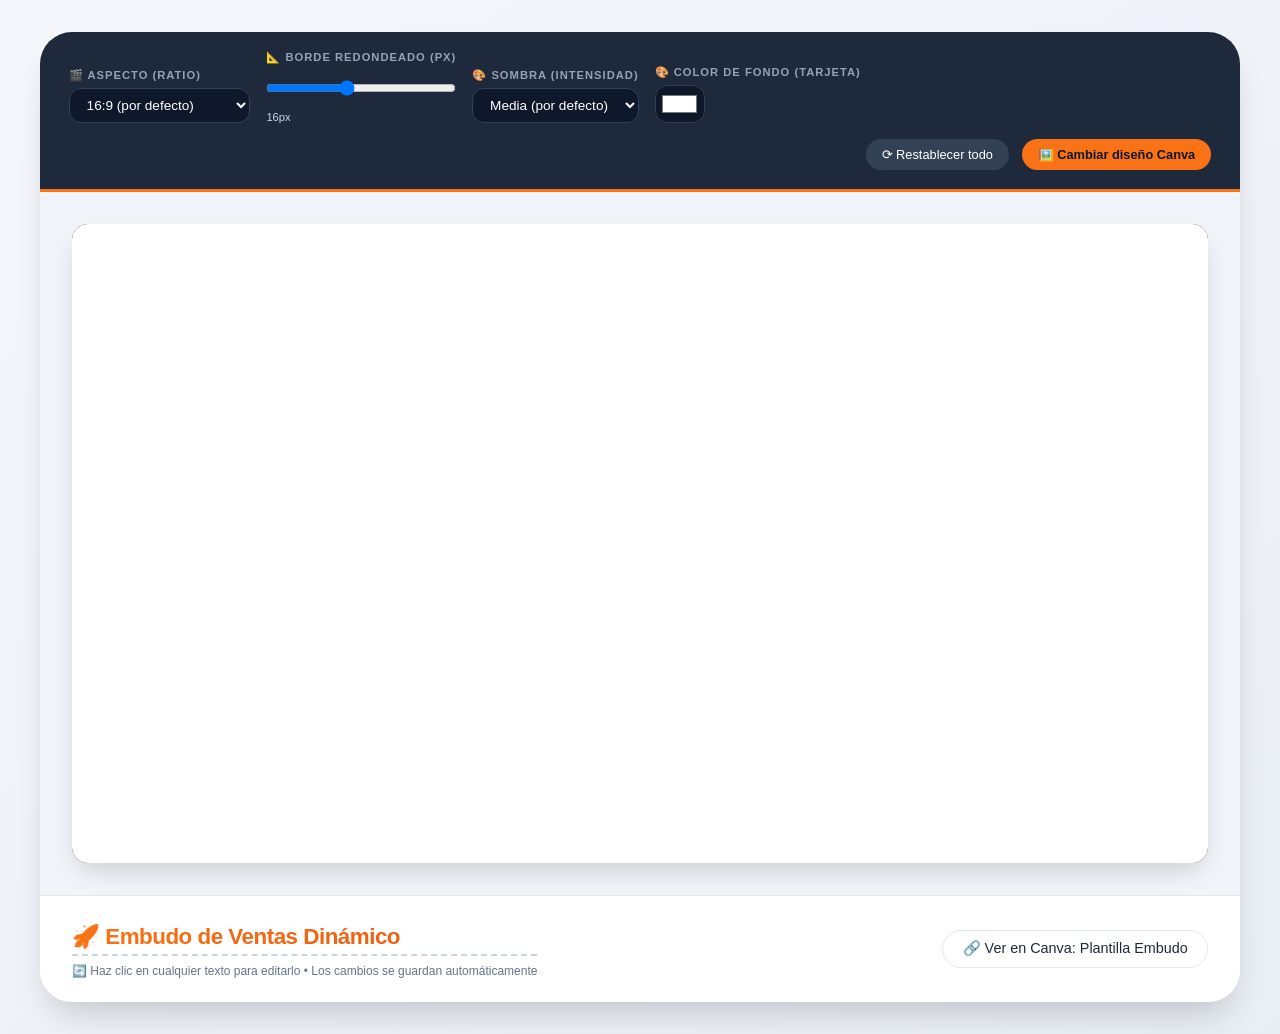
<file: Embudo.html>
<!DOCTYPE html>
<html lang="es">
<head>
  <meta charset="UTF-8">
  <meta name="viewport" content="width=device-width, initial-scale=1.0, user-scalable=yes">
  <title>Editor Visual Dinámico - Plantilla Canva</title>
  <style>
    * {
      margin: 0;
      padding: 0;
      box-sizing: border-box;
    }

    body {
      font-family: 'Segoe UI', Tahoma, Geneva, Verdana, sans-serif;
      background: linear-gradient(145deg, #f5f7fc 0%, #e9eef4 100%);
      min-height: 100vh;
      display: flex;
      justify-content: center;
      align-items: center;
      padding: 2rem;
    }

    /* Tarjeta principal con color de fondo dinámico */
    .dynamic-card {
      max-width: 1200px;
      width: 100%;
      background: white;
      border-radius: 32px;
      box-shadow: 0 20px 35px -12px rgba(0, 0, 0, 0.2);
      overflow: hidden;
      transition: background-color 0.3s ease;
    }

    /* Panel de controles mejorado */
    .controls-panel {
      background: #1e293b;
      padding: 1.2rem 1.8rem;
      color: white;
      display: flex;
      flex-wrap: wrap;
      gap: 1rem;
      align-items: flex-end;
      border-bottom: 3px solid #f97316;
    }

    .control-group {
      display: flex;
      flex-direction: column;
      gap: 0.4rem;
      min-width: 120px;
    }

    .control-group label {
      font-size: 0.7rem;
      text-transform: uppercase;
      letter-spacing: 1px;
      font-weight: 600;
      color: #94a3b8;
    }

    .control-group input, 
    .control-group select {
      background: #0f172a;
      border: 1px solid #334155;
      padding: 0.5rem 0.8rem;
      border-radius: 12px;
      color: white;
      font-size: 0.85rem;
      cursor: pointer;
      transition: all 0.2s;
    }

    .control-group input[type="color"] {
      padding: 0.3rem;
      min-height: 38px;
    }

    .control-group input:hover,
    .control-group select:hover {
      border-color: #f97316;
    }

    .control-group input:focus,
    .control-group select:focus {
      outline: none;
      border-color: #f97316;
      box-shadow: 0 0 0 2px rgba(249, 115, 22, 0.3);
    }

    .button-group {
      display: flex;
      gap: 0.8rem;
      align-items: center;
      margin-left: auto;
      flex-wrap: wrap;
    }

    .btn {
      background: #334155;
      border: none;
      padding: 0.5rem 1rem;
      border-radius: 30px;
      color: white;
      font-weight: 500;
      cursor: pointer;
      transition: 0.2s;
      font-size: 0.8rem;
    }

    .btn-primary {
      background: #f97316;
      color: #0f172a;
      font-weight: bold;
    }

    .btn-primary:hover {
      background: #fdba74;
      transform: scale(1.02);
    }

    .btn:hover {
      background: #475569;
      transform: translateY(-1px);
    }

    /* Vista previa del embed */
    .preview-container {
      padding: 2rem;
      background: #f1f5f9;
    }

    .canva-wrapper {
      position: relative;
      width: 100%;
      transition: all 0.4s cubic-bezier(0.2, 0.9, 0.4, 1.1);
    }

    .canva-embed {
      position: relative;
      width: 100%;
      height: 0;
      padding-top: 56.25%;
      box-shadow: 0 10px 25px -5px rgba(0, 0, 0, 0.2);
      border-radius: 16px;
      overflow: hidden;
      transition: box-shadow 0.3s, border-radius 0.3s;
      background: #000;
    }

    .canva-embed iframe {
      position: absolute;
      top: 0;
      left: 0;
      width: 100%;
      height: 100%;
      border: none;
      background: white;
    }

    /* Footer totalmente dinámico y editable */
    .dynamic-footer {
      padding: 1.5rem 2rem;
      background: white;
      border-top: 1px solid #e2e8f0;
      display: flex;
      flex-wrap: wrap;
      justify-content: space-between;
      align-items: center;
      gap: 1rem;
    }

    .brand-info {
      display: flex;
      flex-direction: column;
      gap: 0.5rem;
    }

    .brand-title {
      font-size: 1.4rem;
      font-weight: 800;
      background: linear-gradient(135deg, #f97316, #ea580c);
      -webkit-background-clip: text;
      background-clip: text;
      color: transparent;
      letter-spacing: -0.5px;
      cursor: text;
      outline: none;
      padding: 0.2rem 0;
      border-bottom: 2px dashed #cbd5e1;
      display: inline-block;
    }
    .brand-title[contenteditable="true"]:hover {
      border-bottom-color: #f97316;
    }

    .credit-link {
      font-size: 0.9rem;
      background: #f8fafc;
      padding: 0.6rem 1.2rem;
      border-radius: 40px;
      text-decoration: none;
      color: #1e293b;
      font-weight: 500;
      transition: 0.2s;
      display: inline-flex;
      align-items: center;
      gap: 8px;
      cursor: pointer;
      border: 1px solid #e2e8f0;
    }
    .credit-link[contenteditable="true"] {
      cursor: text;
      background: #fff;
    }
    .credit-link[contenteditable="true"]:hover {
      background: #fff;
      border-color: #f97316;
    }

    .badge {
      background: #e2e8f0;
      padding: 0.3rem 0.8rem;
      border-radius: 20px;
      font-size: 0.7rem;
      color: #334155;
    }

    .info-message {
      font-size: 0.75rem;
      color: #64748b;
      display: flex;
      gap: 12px;
      align-items: center;
      flex-wrap: wrap;
    }
    
    .embed-url-input {
      background: #f1f5f9;
      border: 1px solid #cbd5e1;
      padding: 0.4rem 0.8rem;
      border-radius: 20px;
      font-size: 0.7rem;
      width: 250px;
      font-family: monospace;
    }

    @media (max-width: 740px) {
      body { padding: 1rem; }
      .controls-panel { flex-direction: column; align-items: stretch; }
      .button-group { margin-left: 0; justify-content: flex-start; }
      .dynamic-footer { flex-direction: column; align-items: flex-start; }
      .embed-url-input { width: 100%; }
    }
  </style>
</head>
<body>

<div class="dynamic-card" id="app">
  <div class="controls-panel">
    <div class="control-group">
      <label>🎬 ASPECTO (ratio)</label>
      <select id="aspectSelect">
        <option value="56.25">16:9 (por defecto)</option>
        <option value="75">4:3 (clásico)</option>
        <option value="41.66">21:9 (cinemascope)</option>
        <option value="100">1:1 (cuadrado)</option>
        <option value="177.77">9:16 (vertical / stories)</option>
      </select>
    </div>

    <div class="control-group">
      <label>📐 BORDE REDONDEADO (px)</label>
      <input type="range" id="radiusRange" min="0" max="40" value="16" step="1">
      <span id="radiusValue" style="font-size: 0.7rem; color:#cbd5e1;">16px</span>
    </div>

    <div class="control-group">
      <label>🎨 SOMBRA (intensidad)</label>
      <select id="shadowSelect">
        <option value="0.1">Ligera</option>
        <option value="0.2" selected>Media (por defecto)</option>
        <option value="0.35">Fuerte</option>
        <option value="0">Sin sombra</option>
      </select>
    </div>

    <div class="control-group">
      <label>🎨 COLOR DE FONDO (tarjeta)</label>
      <input type="color" id="bgColorPicker" value="#ffffff">
    </div>

    <div class="button-group">
      <button id="resetBtn" class="btn">⟳ Restablecer todo</button>
      <button id="applyNewEmbedBtn" class="btn btn-primary">🖼️ Cambiar diseño Canva</button>
    </div>
  </div>

  <div class="preview-container">
    <div class="canva-wrapper" id="canvaWrapper">
      <div class="canva-embed" id="canvaEmbedContainer" style="padding-top: 56.25%; border-radius: 16px; box-shadow: 0 10px 25px -5px rgba(0,0,0,0.2);">
        <iframe loading="lazy"
          id="canvaIframe"
          src="https://www.canva.com/design/DAHLEd14nJ0/RMu_Z8nmyFuKSTXkt3XCQQ/view?embed"
          allowfullscreen="allowfullscreen" 
          allow="fullscreen">
        </iframe>
      </div>
    </div>
  </div>

  <div class="dynamic-footer" id="footer">
    <div class="brand-info">
      <!-- Título completamente editable en línea -->
      <div class="brand-title" id="editableTitle" contenteditable="true">🚀 Embudo de Ventas Dinámico</div>
      <div class="info-message">
        <span>🔄 Haz clic en cualquier texto para editarlo • Los cambios se guardan automáticamente</span>
      </div>
    </div>
    <div id="linkContainer">
      <!-- Enlace editable en línea (el texto se puede modificar directamente) -->
      <a href="https://www.canva.com/design/DAHLEd14nJ0/RMu_Z8nmyFuKSTXkt3XCQQ/view?utm_content=DAHLEd14nJ0&utm_campaign=designshare&utm_medium=embeds&utm_source=link" 
         target="_blank" 
         rel="noopener"
         id="dynamicLink"
         class="credit-link"
         contenteditable="true">
        🔗 Ver en Canva: Plantilla Embudo
      </a>
    </div>
  </div>
</div>

<script>
  (function() {
    // Elementos del DOM
    const embedContainer = document.getElementById('canvaEmbedContainer');
    const iframeElement = document.getElementById('canvaIframe');
    const aspectSelect = document.getElementById('aspectSelect');
    const radiusRange = document.getElementById('radiusRange');
    const radiusValueSpan = document.getElementById('radiusValue');
    const shadowSelect = document.getElementById('shadowSelect');
    const bgColorPicker = document.getElementById('bgColorPicker');
    const resetBtn = document.getElementById('resetBtn');
    const applyNewEmbedBtn = document.getElementById('applyNewEmbedBtn');
    const dynamicLink = document.getElementById('dynamicLink');
    const editableTitle = document.getElementById('editableTitle');
    const dynamicCard = document.querySelector('.dynamic-card');

    // Configuración original
    const originalAspect = '56.25';
    const originalRadius = 16;
    const originalShadow = '0.2';
    const originalBgColor = '#ffffff';
    const originalIframeSrc = "https://www.canva.com/design/DAHLEd14nJ0/RMu_Z8nmyFuKSTXkt3XCQQ/view?embed";
    const originalLinkText = "🔗 Ver en Canva: Plantilla Embudo";
    const originalLinkHref = "https://www.canva.com/design/DAHLEd14nJ0/RMu_Z8nmyFuKSTXkt3XCQQ/view?utm_content=DAHLEd14nJ0&utm_campaign=designshare&utm_medium=embeds&utm_source=link";
    const originalTitleText = "🚀 Embudo de Ventas Dinámico";

    // Funciones de actualización UI
    function updateAspectRatio(value) {
      if (embedContainer) embedContainer.style.paddingTop = value + '%';
    }

    function updateBorderRadius(radiusPx) {
      if (embedContainer) embedContainer.style.borderRadius = radiusPx + 'px';
      if (radiusValueSpan) radiusValueSpan.innerText = radiusPx + 'px';
    }

    function updateShadow(intensity) {
      if (!embedContainer) return;
      const shadowValue = parseFloat(intensity);
      if (shadowValue === 0) {
        embedContainer.style.boxShadow = 'none';
      } else {
        embedContainer.style.boxShadow = `0 12px 28px -8px rgba(0, 0, 0, ${shadowValue})`;
      }
    }

    function updateCardBackground(color) {
      if (dynamicCard) dynamicCard.style.backgroundColor = color;
    }

    // Guardar y cargar preferencias desde localStorage
    function savePreference(key, value) {
      localStorage.setItem('canva_dynamic_' + key, value);
    }

    function loadSavedPreferences() {
      const savedAspect = localStorage.getItem('canva_dynamic_aspect');
      if (savedAspect && aspectSelect.querySelector(`option[value="${savedAspect}"]`)) {
        aspectSelect.value = savedAspect;
        updateAspectRatio(savedAspect);
      } else {
        aspectSelect.value = originalAspect;
        updateAspectRatio(originalAspect);
      }
      
      const savedRadius = localStorage.getItem('canva_dynamic_radius');
      let radius = savedRadius ? parseInt(savedRadius) : originalRadius;
      radiusRange.value = radius;
      updateBorderRadius(radius);
      
      const savedShadow = localStorage.getItem('canva_dynamic_shadow');
      let shadowIntensity = savedShadow || originalShadow;
      shadowSelect.value = shadowIntensity;
      updateShadow(shadowIntensity);
      
      const savedBg = localStorage.getItem('canva_dynamic_bgcolor');
      let bgColor = savedBg || originalBgColor;
      bgColorPicker.value = bgColor;
      updateCardBackground(bgColor);
      
      // Cargar textos personalizados
      const savedTitle = localStorage.getItem('canva_dynamic_title');
      if (savedTitle) editableTitle.innerText = savedTitle;
      
      const savedLinkText = localStorage.getItem('canva_dynamic_linktext');
      if (savedLinkText) dynamicLink.innerText = savedLinkText;
      
      const savedLinkHref = localStorage.getItem('canva_dynamic_linkhref');
      if (savedLinkHref) dynamicLink.href = savedLinkHref;
      
      const savedIframeSrc = localStorage.getItem('canva_dynamic_iframesrc');
      if (savedIframeSrc && savedIframeSrc.includes('canva.com')) {
        iframeElement.src = savedIframeSrc;
      }
    }
    
    // Event listeners con guardado automático
    function bindEvents() {
      aspectSelect.addEventListener('change', (e) => {
        const newAspect = e.target.value;
        updateAspectRatio(newAspect);
        savePreference('aspect', newAspect);
      });
      
      radiusRange.addEventListener('input', (e) => {
        const radius = parseInt(e.target.value);
        updateBorderRadius(radius);
        savePreference('radius', radius);
      });
      
      shadowSelect.addEventListener('change', (e) => {
        const shadowIntensity = e.target.value;
        updateShadow(shadowIntensity);
        savePreference('shadow', shadowIntensity);
      });
      
      bgColorPicker.addEventListener('input', (e) => {
        const newColor = e.target.value;
        updateCardBackground(newColor);
        savePreference('bgcolor', newColor);
      });
      
      // Edición en línea: Título
      editableTitle.addEventListener('blur', () => {
        const newTitle = editableTitle.innerText;
        savePreference('title', newTitle);
      });
      editableTitle.addEventListener('keypress', (e) => {
        if (e.key === 'Enter') {
          e.preventDefault();
          editableTitle.blur();
        }
      });
      
      // Edición en línea: Texto del enlace
      dynamicLink.addEventListener('blur', () => {
        let newLinkText = dynamicLink.innerText;
        savePreference('linktext', newLinkText);
      });
      dynamicLink.addEventListener('keypress', (e) => {
        if (e.key === 'Enter') {
          e.preventDefault();
          dynamicLink.blur();
        }
      });
      
      // Si se modifica la URL manualmente (por ejemplo con el botón de cambiar diseño) se guarda
    }
    
    // Función para cambiar el diseño (embed) de Canva
    function changeCanvaDesign() {
      const newEmbedUrl = prompt("🎨 Pegar la URL del nuevo diseño de Canva (embed):\nEjemplo: https://www.canva.com/design/XXXXXX/view?embed", iframeElement.src);
      if (newEmbedUrl && newEmbedUrl.includes('canva.com') && newEmbedUrl.includes('view?embed')) {
        iframeElement.src = newEmbedUrl;
        savePreference('iframesrc', newEmbedUrl);
        
        // Intentar generar un enlace para el footer basado en la nueva URL
        let baseForLink = newEmbedUrl.replace('/view?embed', '/view');
        if (!baseForLink.includes('?utm_content')) {
          baseForLink = baseForLink + "?utm_content=share&utm_campaign=designshare&utm_medium=embeds&utm_source=link";
        }
        dynamicLink.href = baseForLink;
        savePreference('linkhref', baseForLink);
        
        alert("✅ Nuevo diseño cargado correctamente. El enlace del footer se ha actualizado.");
      } else if (newEmbedUrl) {
        alert("❌ URL inválida. Asegúrate de copiar el enlace de tipo 'embed' de Canva.");
      }
    }
    
    // Restablecer completamente todos los valores (visuales y de contenido)
    function resetEverything() {
      // Reset visual
      aspectSelect.value = originalAspect;
      updateAspectRatio(originalAspect);
      savePreference('aspect', originalAspect);
      
      radiusRange.value = originalRadius;
      updateBorderRadius(originalRadius);
      savePreference('radius', originalRadius);
      
      shadowSelect.value = originalShadow;
      updateShadow(originalShadow);
      savePreference('shadow', originalShadow);
      
      bgColorPicker.value = originalBgColor;
      updateCardBackground(originalBgColor);
      savePreference('bgcolor', originalBgColor);
      
      // Reset de contenido dinámico
      editableTitle.innerText = originalTitleText;
      savePreference('title', originalTitleText);
      
      dynamicLink.innerText = originalLinkText;
      dynamicLink.href = originalLinkHref;
      savePreference('linktext', originalLinkText);
      savePreference('linkhref', originalLinkHref);
      
      iframeElement.src = originalIframeSrc;
      savePreference('iframesrc', originalIframeSrc);
      
      // Pequeño feedback
      showToast("✨ Todo ha sido restablecido a los valores originales");
    }
    
    function showToast(message) {
      const toast = document.createElement('div');
      toast.innerText = message;
      toast.style.cssText = 'position:fixed; bottom:20px; left:50%; transform:translateX(-50%); background:#1e293b; color:#f97316; padding:10px 20px; border-radius:40px; font-size:0.85rem; z-index:9999; box-shadow:0 4px 12px rgba(0,0,0,0.2); backdrop-filter:blur(4px); font-weight:500;';
      document.body.appendChild(toast);
      setTimeout(() => toast.remove(), 2500);
    }
    
    // Configurar doble clic en el wrapper para cambiar el diseño (alternativa rápida)
    const previewContainer = document.querySelector('.preview-container');
    if (previewContainer) {
      previewContainer.addEventListener('dblclick', (e) => {
        if (e.target.closest('.canva-embed')) {
          changeCanvaDesign();
        }
      });
      previewContainer.title = "Doble clic en el diseño para cambiarlo";
    }
    
    applyNewEmbedBtn.addEventListener('click', changeCanvaDesign);
    resetBtn.addEventListener('click', resetEverything);
    
    // Inicializar
    function init() {
      loadSavedPreferences();
      bindEvents();
    }
    
    init();
  })();
</script>
</body>
</html>
</file>
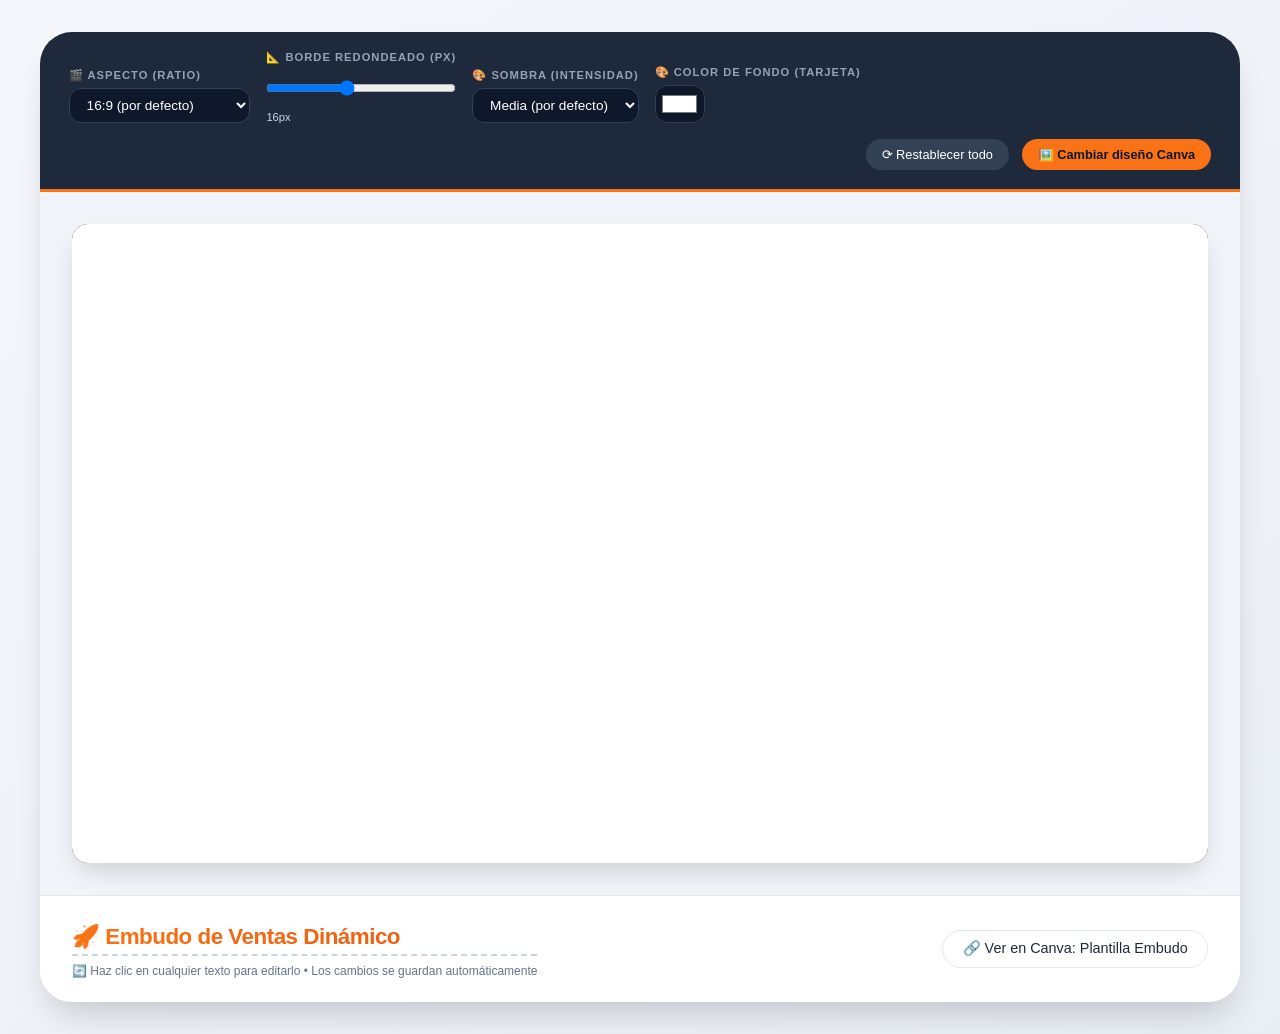
<file: Emprende365_002/Embudo.html>
<!DOCTYPE html>
<html lang="es">
<head>
  <meta charset="UTF-8">
  <meta name="viewport" content="width=device-width, initial-scale=1.0, user-scalable=yes">
  <title>Editor Visual Dinámico - Plantilla Canva</title>
  <style>
    * {
      margin: 0;
      padding: 0;
      box-sizing: border-box;
    }

    body {
      font-family: 'Segoe UI', Tahoma, Geneva, Verdana, sans-serif;
      background: linear-gradient(145deg, #f5f7fc 0%, #e9eef4 100%);
      min-height: 100vh;
      display: flex;
      justify-content: center;
      align-items: center;
      padding: 2rem;
    }

    /* Tarjeta principal con color de fondo dinámico */
    .dynamic-card {
      max-width: 1200px;
      width: 100%;
      background: white;
      border-radius: 32px;
      box-shadow: 0 20px 35px -12px rgba(0, 0, 0, 0.2);
      overflow: hidden;
      transition: background-color 0.3s ease;
    }

    /* Panel de controles mejorado */
    .controls-panel {
      background: #1e293b;
      padding: 1.2rem 1.8rem;
      color: white;
      display: flex;
      flex-wrap: wrap;
      gap: 1rem;
      align-items: flex-end;
      border-bottom: 3px solid #f97316;
    }

    .control-group {
      display: flex;
      flex-direction: column;
      gap: 0.4rem;
      min-width: 120px;
    }

    .control-group label {
      font-size: 0.7rem;
      text-transform: uppercase;
      letter-spacing: 1px;
      font-weight: 600;
      color: #94a3b8;
    }

    .control-group input, 
    .control-group select {
      background: #0f172a;
      border: 1px solid #334155;
      padding: 0.5rem 0.8rem;
      border-radius: 12px;
      color: white;
      font-size: 0.85rem;
      cursor: pointer;
      transition: all 0.2s;
    }

    .control-group input[type="color"] {
      padding: 0.3rem;
      min-height: 38px;
    }

    .control-group input:hover,
    .control-group select:hover {
      border-color: #f97316;
    }

    .control-group input:focus,
    .control-group select:focus {
      outline: none;
      border-color: #f97316;
      box-shadow: 0 0 0 2px rgba(249, 115, 22, 0.3);
    }

    .button-group {
      display: flex;
      gap: 0.8rem;
      align-items: center;
      margin-left: auto;
      flex-wrap: wrap;
    }

    .btn {
      background: #334155;
      border: none;
      padding: 0.5rem 1rem;
      border-radius: 30px;
      color: white;
      font-weight: 500;
      cursor: pointer;
      transition: 0.2s;
      font-size: 0.8rem;
    }

    .btn-primary {
      background: #f97316;
      color: #0f172a;
      font-weight: bold;
    }

    .btn-primary:hover {
      background: #fdba74;
      transform: scale(1.02);
    }

    .btn:hover {
      background: #475569;
      transform: translateY(-1px);
    }

    /* Vista previa del embed */
    .preview-container {
      padding: 2rem;
      background: #f1f5f9;
    }

    .canva-wrapper {
      position: relative;
      width: 100%;
      transition: all 0.4s cubic-bezier(0.2, 0.9, 0.4, 1.1);
    }

    .canva-embed {
      position: relative;
      width: 100%;
      height: 0;
      padding-top: 56.25%;
      box-shadow: 0 10px 25px -5px rgba(0, 0, 0, 0.2);
      border-radius: 16px;
      overflow: hidden;
      transition: box-shadow 0.3s, border-radius 0.3s;
      background: #000;
    }

    .canva-embed iframe {
      position: absolute;
      top: 0;
      left: 0;
      width: 100%;
      height: 100%;
      border: none;
      background: white;
    }

    /* Footer totalmente dinámico y editable */
    .dynamic-footer {
      padding: 1.5rem 2rem;
      background: white;
      border-top: 1px solid #e2e8f0;
      display: flex;
      flex-wrap: wrap;
      justify-content: space-between;
      align-items: center;
      gap: 1rem;
    }

    .brand-info {
      display: flex;
      flex-direction: column;
      gap: 0.5rem;
    }

    .brand-title {
      font-size: 1.4rem;
      font-weight: 800;
      background: linear-gradient(135deg, #f97316, #ea580c);
      -webkit-background-clip: text;
      background-clip: text;
      color: transparent;
      letter-spacing: -0.5px;
      cursor: text;
      outline: none;
      padding: 0.2rem 0;
      border-bottom: 2px dashed #cbd5e1;
      display: inline-block;
    }
    .brand-title[contenteditable="true"]:hover {
      border-bottom-color: #f97316;
    }

    .credit-link {
      font-size: 0.9rem;
      background: #f8fafc;
      padding: 0.6rem 1.2rem;
      border-radius: 40px;
      text-decoration: none;
      color: #1e293b;
      font-weight: 500;
      transition: 0.2s;
      display: inline-flex;
      align-items: center;
      gap: 8px;
      cursor: pointer;
      border: 1px solid #e2e8f0;
    }
    .credit-link[contenteditable="true"] {
      cursor: text;
      background: #fff;
    }
    .credit-link[contenteditable="true"]:hover {
      background: #fff;
      border-color: #f97316;
    }

    .badge {
      background: #e2e8f0;
      padding: 0.3rem 0.8rem;
      border-radius: 20px;
      font-size: 0.7rem;
      color: #334155;
    }

    .info-message {
      font-size: 0.75rem;
      color: #64748b;
      display: flex;
      gap: 12px;
      align-items: center;
      flex-wrap: wrap;
    }
    
    .embed-url-input {
      background: #f1f5f9;
      border: 1px solid #cbd5e1;
      padding: 0.4rem 0.8rem;
      border-radius: 20px;
      font-size: 0.7rem;
      width: 250px;
      font-family: monospace;
    }

    @media (max-width: 740px) {
      body { padding: 1rem; }
      .controls-panel { flex-direction: column; align-items: stretch; }
      .button-group { margin-left: 0; justify-content: flex-start; }
      .dynamic-footer { flex-direction: column; align-items: flex-start; }
      .embed-url-input { width: 100%; }
    }
  </style>
</head>
<body>

<div class="dynamic-card" id="app">
  <div class="controls-panel">
    <div class="control-group">
      <label>🎬 ASPECTO (ratio)</label>
      <select id="aspectSelect">
        <option value="56.25">16:9 (por defecto)</option>
        <option value="75">4:3 (clásico)</option>
        <option value="41.66">21:9 (cinemascope)</option>
        <option value="100">1:1 (cuadrado)</option>
        <option value="177.77">9:16 (vertical / stories)</option>
      </select>
    </div>

    <div class="control-group">
      <label>📐 BORDE REDONDEADO (px)</label>
      <input type="range" id="radiusRange" min="0" max="40" value="16" step="1">
      <span id="radiusValue" style="font-size: 0.7rem; color:#cbd5e1;">16px</span>
    </div>

    <div class="control-group">
      <label>🎨 SOMBRA (intensidad)</label>
      <select id="shadowSelect">
        <option value="0.1">Ligera</option>
        <option value="0.2" selected>Media (por defecto)</option>
        <option value="0.35">Fuerte</option>
        <option value="0">Sin sombra</option>
      </select>
    </div>

    <div class="control-group">
      <label>🎨 COLOR DE FONDO (tarjeta)</label>
      <input type="color" id="bgColorPicker" value="#ffffff">
    </div>

    <div class="button-group">
      <button id="resetBtn" class="btn">⟳ Restablecer todo</button>
      <button id="applyNewEmbedBtn" class="btn btn-primary">🖼️ Cambiar diseño Canva</button>
    </div>
  </div>

  <div class="preview-container">
    <div class="canva-wrapper" id="canvaWrapper">
      <div class="canva-embed" id="canvaEmbedContainer" style="padding-top: 56.25%; border-radius: 16px; box-shadow: 0 10px 25px -5px rgba(0,0,0,0.2);">
        <iframe loading="lazy"
          id="canvaIframe"
          src="https://www.canva.com/design/DAHLEd14nJ0/RMu_Z8nmyFuKSTXkt3XCQQ/view?embed"
          allowfullscreen="allowfullscreen" 
          allow="fullscreen">
        </iframe>
      </div>
    </div>
  </div>

  <div class="dynamic-footer" id="footer">
    <div class="brand-info">
      <!-- Título completamente editable en línea -->
      <div class="brand-title" id="editableTitle" contenteditable="true">🚀 Embudo de Ventas Dinámico</div>
      <div class="info-message">
        <span>🔄 Haz clic en cualquier texto para editarlo • Los cambios se guardan automáticamente</span>
      </div>
    </div>
    <div id="linkContainer">
      <!-- Enlace editable en línea (el texto se puede modificar directamente) -->
      <a href="https://www.canva.com/design/DAHLEd14nJ0/RMu_Z8nmyFuKSTXkt3XCQQ/view?utm_content=DAHLEd14nJ0&utm_campaign=designshare&utm_medium=embeds&utm_source=link" 
         target="_blank" 
         rel="noopener"
         id="dynamicLink"
         class="credit-link"
         contenteditable="true">
        🔗 Ver en Canva: Plantilla Embudo
      </a>
    </div>
  </div>
</div>

<script>
  (function() {
    // Elementos del DOM
    const embedContainer = document.getElementById('canvaEmbedContainer');
    const iframeElement = document.getElementById('canvaIframe');
    const aspectSelect = document.getElementById('aspectSelect');
    const radiusRange = document.getElementById('radiusRange');
    const radiusValueSpan = document.getElementById('radiusValue');
    const shadowSelect = document.getElementById('shadowSelect');
    const bgColorPicker = document.getElementById('bgColorPicker');
    const resetBtn = document.getElementById('resetBtn');
    const applyNewEmbedBtn = document.getElementById('applyNewEmbedBtn');
    const dynamicLink = document.getElementById('dynamicLink');
    const editableTitle = document.getElementById('editableTitle');
    const dynamicCard = document.querySelector('.dynamic-card');

    // Configuración original
    const originalAspect = '56.25';
    const originalRadius = 16;
    const originalShadow = '0.2';
    const originalBgColor = '#ffffff';
    const originalIframeSrc = "https://www.canva.com/design/DAHLEd14nJ0/RMu_Z8nmyFuKSTXkt3XCQQ/view?embed";
    const originalLinkText = "🔗 Ver en Canva: Plantilla Embudo";
    const originalLinkHref = "https://www.canva.com/design/DAHLEd14nJ0/RMu_Z8nmyFuKSTXkt3XCQQ/view?utm_content=DAHLEd14nJ0&utm_campaign=designshare&utm_medium=embeds&utm_source=link";
    const originalTitleText = "🚀 Embudo de Ventas Dinámico";

    // Funciones de actualización UI
    function updateAspectRatio(value) {
      if (embedContainer) embedContainer.style.paddingTop = value + '%';
    }

    function updateBorderRadius(radiusPx) {
      if (embedContainer) embedContainer.style.borderRadius = radiusPx + 'px';
      if (radiusValueSpan) radiusValueSpan.innerText = radiusPx + 'px';
    }

    function updateShadow(intensity) {
      if (!embedContainer) return;
      const shadowValue = parseFloat(intensity);
      if (shadowValue === 0) {
        embedContainer.style.boxShadow = 'none';
      } else {
        embedContainer.style.boxShadow = `0 12px 28px -8px rgba(0, 0, 0, ${shadowValue})`;
      }
    }

    function updateCardBackground(color) {
      if (dynamicCard) dynamicCard.style.backgroundColor = color;
    }

    // Guardar y cargar preferencias desde localStorage
    function savePreference(key, value) {
      localStorage.setItem('canva_dynamic_' + key, value);
    }

    function loadSavedPreferences() {
      const savedAspect = localStorage.getItem('canva_dynamic_aspect');
      if (savedAspect && aspectSelect.querySelector(`option[value="${savedAspect}"]`)) {
        aspectSelect.value = savedAspect;
        updateAspectRatio(savedAspect);
      } else {
        aspectSelect.value = originalAspect;
        updateAspectRatio(originalAspect);
      }
      
      const savedRadius = localStorage.getItem('canva_dynamic_radius');
      let radius = savedRadius ? parseInt(savedRadius) : originalRadius;
      radiusRange.value = radius;
      updateBorderRadius(radius);
      
      const savedShadow = localStorage.getItem('canva_dynamic_shadow');
      let shadowIntensity = savedShadow || originalShadow;
      shadowSelect.value = shadowIntensity;
      updateShadow(shadowIntensity);
      
      const savedBg = localStorage.getItem('canva_dynamic_bgcolor');
      let bgColor = savedBg || originalBgColor;
      bgColorPicker.value = bgColor;
      updateCardBackground(bgColor);
      
      // Cargar textos personalizados
      const savedTitle = localStorage.getItem('canva_dynamic_title');
      if (savedTitle) editableTitle.innerText = savedTitle;
      
      const savedLinkText = localStorage.getItem('canva_dynamic_linktext');
      if (savedLinkText) dynamicLink.innerText = savedLinkText;
      
      const savedLinkHref = localStorage.getItem('canva_dynamic_linkhref');
      if (savedLinkHref) dynamicLink.href = savedLinkHref;
      
      const savedIframeSrc = localStorage.getItem('canva_dynamic_iframesrc');
      if (savedIframeSrc && savedIframeSrc.includes('canva.com')) {
        iframeElement.src = savedIframeSrc;
      }
    }
    
    // Event listeners con guardado automático
    function bindEvents() {
      aspectSelect.addEventListener('change', (e) => {
        const newAspect = e.target.value;
        updateAspectRatio(newAspect);
        savePreference('aspect', newAspect);
      });
      
      radiusRange.addEventListener('input', (e) => {
        const radius = parseInt(e.target.value);
        updateBorderRadius(radius);
        savePreference('radius', radius);
      });
      
      shadowSelect.addEventListener('change', (e) => {
        const shadowIntensity = e.target.value;
        updateShadow(shadowIntensity);
        savePreference('shadow', shadowIntensity);
      });
      
      bgColorPicker.addEventListener('input', (e) => {
        const newColor = e.target.value;
        updateCardBackground(newColor);
        savePreference('bgcolor', newColor);
      });
      
      // Edición en línea: Título
      editableTitle.addEventListener('blur', () => {
        const newTitle = editableTitle.innerText;
        savePreference('title', newTitle);
      });
      editableTitle.addEventListener('keypress', (e) => {
        if (e.key === 'Enter') {
          e.preventDefault();
          editableTitle.blur();
        }
      });
      
      // Edición en línea: Texto del enlace
      dynamicLink.addEventListener('blur', () => {
        let newLinkText = dynamicLink.innerText;
        savePreference('linktext', newLinkText);
      });
      dynamicLink.addEventListener('keypress', (e) => {
        if (e.key === 'Enter') {
          e.preventDefault();
          dynamicLink.blur();
        }
      });
      
      // Si se modifica la URL manualmente (por ejemplo con el botón de cambiar diseño) se guarda
    }
    
    // Función para cambiar el diseño (embed) de Canva
    function changeCanvaDesign() {
      const newEmbedUrl = prompt("🎨 Pegar la URL del nuevo diseño de Canva (embed):\nEjemplo: https://www.canva.com/design/XXXXXX/view?embed", iframeElement.src);
      if (newEmbedUrl && newEmbedUrl.includes('canva.com') && newEmbedUrl.includes('view?embed')) {
        iframeElement.src = newEmbedUrl;
        savePreference('iframesrc', newEmbedUrl);
        
        // Intentar generar un enlace para el footer basado en la nueva URL
        let baseForLink = newEmbedUrl.replace('/view?embed', '/view');
        if (!baseForLink.includes('?utm_content')) {
          baseForLink = baseForLink + "?utm_content=share&utm_campaign=designshare&utm_medium=embeds&utm_source=link";
        }
        dynamicLink.href = baseForLink;
        savePreference('linkhref', baseForLink);
        
        alert("✅ Nuevo diseño cargado correctamente. El enlace del footer se ha actualizado.");
      } else if (newEmbedUrl) {
        alert("❌ URL inválida. Asegúrate de copiar el enlace de tipo 'embed' de Canva.");
      }
    }
    
    // Restablecer completamente todos los valores (visuales y de contenido)
    function resetEverything() {
      // Reset visual
      aspectSelect.value = originalAspect;
      updateAspectRatio(originalAspect);
      savePreference('aspect', originalAspect);
      
      radiusRange.value = originalRadius;
      updateBorderRadius(originalRadius);
      savePreference('radius', originalRadius);
      
      shadowSelect.value = originalShadow;
      updateShadow(originalShadow);
      savePreference('shadow', originalShadow);
      
      bgColorPicker.value = originalBgColor;
      updateCardBackground(originalBgColor);
      savePreference('bgcolor', originalBgColor);
      
      // Reset de contenido dinámico
      editableTitle.innerText = originalTitleText;
      savePreference('title', originalTitleText);
      
      dynamicLink.innerText = originalLinkText;
      dynamicLink.href = originalLinkHref;
      savePreference('linktext', originalLinkText);
      savePreference('linkhref', originalLinkHref);
      
      iframeElement.src = originalIframeSrc;
      savePreference('iframesrc', originalIframeSrc);
      
      // Pequeño feedback
      showToast("✨ Todo ha sido restablecido a los valores originales");
    }
    
    function showToast(message) {
      const toast = document.createElement('div');
      toast.innerText = message;
      toast.style.cssText = 'position:fixed; bottom:20px; left:50%; transform:translateX(-50%); background:#1e293b; color:#f97316; padding:10px 20px; border-radius:40px; font-size:0.85rem; z-index:9999; box-shadow:0 4px 12px rgba(0,0,0,0.2); backdrop-filter:blur(4px); font-weight:500;';
      document.body.appendChild(toast);
      setTimeout(() => toast.remove(), 2500);
    }
    
    // Configurar doble clic en el wrapper para cambiar el diseño (alternativa rápida)
    const previewContainer = document.querySelector('.preview-container');
    if (previewContainer) {
      previewContainer.addEventListener('dblclick', (e) => {
        if (e.target.closest('.canva-embed')) {
          changeCanvaDesign();
        }
      });
      previewContainer.title = "Doble clic en el diseño para cambiarlo";
    }
    
    applyNewEmbedBtn.addEventListener('click', changeCanvaDesign);
    resetBtn.addEventListener('click', resetEverything);
    
    // Inicializar
    function init() {
      loadSavedPreferences();
      bindEvents();
    }
    
    init();
  })();
</script>
</body>
</html>
</file>
<file: styles.css>
/* ═══════════════════════════════════════════
   EMPRENDE UAEMEX 365 — Estilos principales
   Dirección de Desarrollo Empresarial · UAEMéx
═══════════════════════════════════════════ */

:root {
<<<<<<< HEAD
        --p:    #5e17eb;
        --p2:   #8c52ff;
        --cyan: #1effff;
        --mag:  #ff03ff;
        --pink: #ff87d1;
        --dark: #04040f;
        --d2:   #0a0820;
        --d3:   #110e2e;
        --d4:   #1a1640;
        --white:#ffffff;
        --gray: #8888b0;
        --lg:   #b0b0d0;
=======
      --p:    #5e17eb;
      --p2:   #8c52ff;
      --cyan: #1effff;
      --mag:  #ff03ff;
      --pink: #ff87d1;
      --dark: #04040f;
      --d2:   #0a0820;
      --d3:   #110e2e;
      --d4:   #1a1640;
      --white:#ffffff;
      --gray: #8888b0;
      --lg:   #b0b0d0;
>>>>>>> 5cf01110d773f3023e1002d7cc3d0ca8ee931298
    }
    *,*::before,*::after{box-sizing:border-box;margin:0;padding:0}
    html{scroll-behavior:smooth;font-size:16px}
    body{font-family:'DM Sans',sans-serif;background:var(--dark);color:var(--white);overflow-x:hidden;line-height:1.6}

    /* DOT BG */
    body::before{content:'';position:fixed;inset:0;background-image:radial-gradient(circle,rgba(94,23,235,.12) 1px,transparent 1px);background-size:30px 30px;pointer-events:none;z-index:0}

    /* ── SIDEBAR NAV ── */
    .sidebar{position:fixed;top:0;left:0;height:100vh;width:240px;background:rgba(4,4,15,.95);border-right:1px solid rgba(94,23,235,.25);backdrop-filter:blur(16px);z-index:200;display:flex;flex-direction:column;padding:0;transition:transform .3s ease}
    .sidebar-head{padding:1.4rem 1.2rem;border-bottom:1px solid rgba(94,23,235,.2);display:flex;align-items:center;gap:.8rem}
<<<<<<< HEAD
    .sidebar-head img{width:60px;height:60px;border-radius:50%;border:2px solid rgba(30,255,255,.4);object-fit:contain}
=======
    .sidebar-head img{width:40px;height:40px;border-radius:50%;border:2px solid rgba(30,255,255,.4);object-fit:contain}
>>>>>>> 5cf01110d773f3023e1002d7cc3d0ca8ee931298
    .sidebar-brand{font-family:'Space Mono',monospace;font-size:.7rem;line-height:1.3;background:linear-gradient(135deg,var(--cyan),var(--mag));-webkit-background-clip:text;-webkit-text-fill-color:transparent}
    .sidebar-nav{flex:1;overflow-y:auto;padding:1rem 0}
    .nav-section{padding:.5rem 1.2rem .3rem;font-size:.6rem;letter-spacing:.14em;text-transform:uppercase;color:var(--gray)}
    .nav-item{display:flex;align-items:center;gap:.7rem;padding:.65rem 1.2rem;color:var(--lg);font-size:.85rem;font-weight:500;text-decoration:none;transition:all .2s;border-left:3px solid transparent;cursor:pointer}
    .nav-item:hover{color:var(--cyan);background:rgba(30,255,255,.06);border-left-color:var(--cyan)}
    .nav-item.active{color:var(--cyan);background:rgba(30,255,255,.08);border-left-color:var(--cyan)}
    .nav-icon{font-size:1rem;flex-shrink:0;width:20px;text-align:center}
    .sidebar-foot{padding:1rem 1.2rem;border-top:1px solid rgba(94,23,235,.2);font-size:.72rem;color:var(--gray);line-height:1.5}

    /* HAMBURGER */
    .hamburger{display:none;position:fixed;top:1rem;left:1rem;z-index:300;background:rgba(4,4,15,.9);border:1px solid rgba(94,23,235,.4);border-radius:8px;padding:.5rem;cursor:pointer;flex-direction:column;gap:4px}
    .hamburger span{display:block;width:22px;height:2px;background:var(--cyan);border-radius:2px;transition:all .3s}

    /* ── MAIN ── */
    .main{margin-left:240px;min-height:100vh;position:relative;z-index:1}

    /* ── SECTIONS ── */
    .section{display:none;min-height:100vh;padding:4rem 4rem 6rem}
    .section.active{display:block}

    /* ── GLOW ── */
    .glow{position:absolute;border-radius:50%;filter:blur(90px);pointer-events:none}
    .g1{width:500px;height:500px;background:radial-gradient(circle,rgba(94,23,235,.3),transparent 70%);top:-80px;left:-80px}
    .g2{width:400px;height:400px;background:radial-gradient(circle,rgba(255,3,255,.2),transparent 70%);bottom:0;right:0}
    .g3{width:300px;height:300px;background:radial-gradient(circle,rgba(30,255,255,.12),transparent 70%);top:40%;left:50%;transform:translate(-50%,-50%)}

    /* ── TYPOGRAPHY ── */
    .tag{display:inline-block;font-size:.7rem;letter-spacing:.14em;text-transform:uppercase;color:var(--cyan);margin-bottom:.6rem}
    .tag-mag{color:var(--mag)}
    h1.hero-title{font-family:'Space Mono',monospace;font-size:clamp(2.4rem,5vw,5rem);line-height:1;letter-spacing:-.02em;margin-bottom:1.2rem}
    h2.sec-title{font-family:'Space Mono',monospace;font-size:clamp(1.8rem,3vw,2.8rem);line-height:1.1;margin-bottom:1rem}
    h3.card-title{font-family:'Space Mono',monospace;font-size:1rem;margin-bottom:.5rem}
    .grad-cyan{background:linear-gradient(90deg,var(--cyan),var(--p2));-webkit-background-clip:text;-webkit-text-fill-color:transparent}
    .grad-mag{background:linear-gradient(90deg,var(--mag),var(--pink));-webkit-background-clip:text;-webkit-text-fill-color:transparent}
    .lead{font-size:1.1rem;color:var(--lg);line-height:1.8;max-width:640px;margin-bottom:2rem}

    /* ── BUTTONS ── */
    .btn{display:inline-flex;align-items:center;gap:.5rem;padding:.8rem 2rem;border-radius:999px;font-size:.9rem;font-weight:700;cursor:pointer;text-decoration:none;transition:all .25s;border:none}
    .btn-p{background:linear-gradient(135deg,var(--p),var(--mag));color:#fff;box-shadow:0 0 24px rgba(94,23,235,.5)}
    .btn-p:hover{transform:translateY(-2px);box-shadow:0 0 40px rgba(255,3,255,.5)}
    .btn-o{background:transparent;color:var(--cyan);border:1.5px solid var(--cyan)}
    .btn-o:hover{background:rgba(30,255,255,.1);transform:translateY(-2px)}
    .btns{display:flex;gap:1rem;flex-wrap:wrap;margin-top:2rem}

    /* ── HERO ── */
    .hero-wrap{position:relative;overflow:hidden;min-height:100vh;display:flex;align-items:center}
    .hero-content{position:relative;z-index:2;max-width:800px}
    .hero-badge{display:inline-flex;align-items:center;gap:.5rem;border:1px solid rgba(30,255,255,.35);border-radius:999px;padding:.35rem 1rem;font-size:.75rem;letter-spacing:.08em;text-transform:uppercase;color:var(--cyan);margin-bottom:1.5rem;background:rgba(30,255,255,.05)}
    .hero-badge .dot{width:6px;height:6px;border-radius:50%;background:var(--cyan);animation:blink 1.4s ease-in-out infinite}
<<<<<<< HEAD
    .hero-logo{width:150px;height:150px;border-radius:50%;border:3px solid rgba(30,255,255,.4);box-shadow:0 0 30px rgba(94,23,235,.6),0 0 60px rgba(30,255,255,.15);object-fit:contain;margin-bottom:1.5rem;display:block}
=======
    .hero-logo{width:80px;height:80px;border-radius:50%;border:3px solid rgba(30,255,255,.4);box-shadow:0 0 30px rgba(94,23,235,.6),0 0 60px rgba(30,255,255,.15);object-fit:contain;margin-bottom:1.5rem;display:block}
>>>>>>> 5cf01110d773f3023e1002d7cc3d0ca8ee931298
    .hero-sub{font-size:1rem;color:var(--gray);letter-spacing:.06em;text-transform:uppercase;margin-top:1rem}
    .transform-list{display:flex;flex-wrap:wrap;gap:.8rem;margin-top:2.5rem}
    .t-pill{display:flex;align-items:center;gap:.5rem;background:rgba(94,23,235,.12);border:1px solid rgba(140,82,255,.3);border-radius:10px;padding:.6rem 1rem;font-size:.82rem;font-weight:600}
    .t-pill .arrow{color:var(--cyan);font-size:.9rem}

    /* ── STATS BAR ── */
    .stats-bar{display:grid;grid-template-columns:repeat(4,1fr);gap:2px;margin-top:4rem}
    .stat{background:rgba(94,23,235,.1);border:1px solid rgba(94,23,235,.25);padding:1.5rem;text-align:center;transition:background .3s}
    .stat:first-child{border-radius:12px 0 0 12px}
    .stat:last-child{border-radius:0 12px 12px 0}
    .stat:hover{background:rgba(94,23,235,.2)}
    .stat-n{font-family:'Space Mono',monospace;font-size:2.2rem;background:linear-gradient(135deg,var(--cyan),var(--p2));-webkit-background-clip:text;-webkit-text-fill-color:transparent;display:block}
    .stat-l{font-size:.75rem;color:var(--gray);letter-spacing:.06em;text-transform:uppercase;margin-top:.2rem}

    /* ── GRID CARDS ── */
    .grid-2{display:grid;grid-template-columns:1fr 1fr;gap:1.5rem}
    .grid-3{display:grid;grid-template-columns:repeat(3,1fr);gap:1.5rem}
    .grid-4{display:grid;grid-template-columns:repeat(4,1fr);gap:1.2rem}
    .card{background:var(--d2);border:1px solid rgba(94,23,235,.22);border-radius:16px;padding:1.8rem;transition:all .3s;position:relative;overflow:hidden}
    .card:hover{border-color:var(--p2);background:rgba(94,23,235,.1);transform:translateY(-3px)}
    .card::after{content:'';position:absolute;bottom:0;left:0;right:0;height:2px;background:linear-gradient(90deg,var(--p),var(--cyan));transform:scaleX(0);transform-origin:left;transition:transform .4s}
    .card:hover::after{transform:scaleX(1)}
    .card-icon{font-size:2rem;margin-bottom:1rem;display:block}
    .card-desc{font-size:.85rem;color:var(--gray);line-height:1.6}
    .card-mag{border-color:rgba(255,3,255,.2)}
    .card-mag:hover{border-color:var(--mag);background:rgba(255,3,255,.05)}
    .card-mag::after{background:linear-gradient(90deg,var(--mag),var(--pink))}
    .card-cyan{border-color:rgba(30,255,255,.2)}
    .card-cyan:hover{border-color:var(--cyan)}

    /* ── SECTION DIVIDER ── */
    .sec-header{margin-bottom:3rem}
    .divider{width:60px;height:3px;background:linear-gradient(90deg,var(--cyan),var(--p));border-radius:2px;margin-bottom:2rem}

    /* ── ROADMAP ── */
    .roadmap{position:relative;padding:2rem 0}
    .roadmap-line{position:absolute;left:28px;top:0;bottom:0;width:2px;background:linear-gradient(180deg,var(--p),var(--cyan),var(--mag));border-radius:2px}
    .road-step{display:flex;gap:2rem;align-items:flex-start;margin-bottom:2.5rem;position:relative}
    .road-num{width:56px;height:56px;border-radius:50%;background:linear-gradient(135deg,var(--p),var(--p2));display:flex;align-items:center;justify-content:center;font-family:'Space Mono',monospace;font-size:.85rem;font-weight:700;flex-shrink:0;border:3px solid var(--dark);position:relative;z-index:1;box-shadow:0 0 20px rgba(94,23,235,.5)}
    .road-body{flex:1;background:var(--d2);border:1px solid rgba(94,23,235,.22);border-radius:14px;padding:1.5rem;margin-top:.3rem}
    .road-title{font-family:'Space Mono',monospace;font-size:1rem;color:var(--cyan);margin-bottom:.4rem}
    .road-desc{font-size:.85rem;color:var(--gray);line-height:1.6}
    .road-tools{display:flex;flex-wrap:wrap;gap:.5rem;margin-top:.8rem}
    .tool-chip{background:rgba(30,255,255,.08);border:1px solid rgba(30,255,255,.2);border-radius:6px;padding:.2rem .6rem;font-size:.72rem;color:var(--cyan)}

    /* ── ACTIVITY CARDS ── */
    .act-grid{display:grid;grid-template-columns:repeat(3,1fr);gap:1.5rem;margin-top:2rem}
    .act-card{background:var(--d2);border:1px solid rgba(94,23,235,.2);border-radius:16px;overflow:hidden;transition:all .3s}
    .act-card:hover{border-color:var(--p2);transform:translateY(-4px);box-shadow:0 20px 50px rgba(94,23,235,.2)}
    .act-head{background:linear-gradient(135deg,var(--d3),var(--d4));padding:1.5rem;border-bottom:1px solid rgba(94,23,235,.2)}
    .act-emoji{font-size:2rem;margin-bottom:.5rem;display:block}
    .act-name{font-family:'Space Mono',monospace;font-size:1rem;color:var(--white)}
    .act-tag{font-size:.7rem;letter-spacing:.1em;text-transform:uppercase;color:var(--mag);margin-top:.2rem}
    .act-body{padding:1.5rem}
    .act-row{display:flex;gap:.5rem;margin-bottom:.5rem;font-size:.82rem}
    .act-label{color:var(--cyan);font-weight:600;min-width:80px;flex-shrink:0}
    .act-val{color:var(--lg)}
    .indicators{display:flex;flex-wrap:wrap;gap:.4rem;margin-top:.8rem}
    .ind-chip{background:rgba(94,23,235,.15);border:1px solid rgba(140,82,255,.25);border-radius:6px;padding:.2rem .6rem;font-size:.7rem;color:var(--p2)}

    /* ── MANUAL ── */
    .manual-grid{display:grid;grid-template-columns:280px 1fr;gap:2rem;margin-top:2rem}
    .manual-nav{background:var(--d2);border:1px solid rgba(94,23,235,.22);border-radius:14px;padding:1.2rem;height:fit-content;position:sticky;top:2rem}
    .m-nav-item{display:flex;align-items:center;gap:.6rem;padding:.6rem .8rem;border-radius:8px;font-size:.85rem;color:var(--lg);cursor:pointer;transition:all .2s;margin-bottom:.2rem}
    .m-nav-item:hover,.m-nav-item.active{background:rgba(94,23,235,.15);color:var(--cyan)}
    .m-nav-dot{width:6px;height:6px;border-radius:50%;background:var(--gray);flex-shrink:0;transition:background .2s}
    .m-nav-item.active .m-nav-dot{background:var(--cyan)}
    .manual-content>div{display:none}
    .manual-content>div.active{display:block}
    .role-table{width:100%;border-collapse:collapse;margin-top:1rem}
    .role-table th{text-align:left;padding:.8rem 1rem;background:rgba(94,23,235,.15);color:var(--cyan);font-size:.8rem;letter-spacing:.06em;text-transform:uppercase}
    .role-table td{padding:.8rem 1rem;border-bottom:1px solid rgba(94,23,235,.1);font-size:.85rem;color:var(--lg);vertical-align:top}
    .role-table tr:hover td{background:rgba(94,23,235,.05)}

    /* ── TOOLS ── */
    .tool-featured{background:linear-gradient(135deg,var(--d3),var(--d4));border:1px solid rgba(30,255,255,.2);border-radius:20px;padding:2.5rem;margin-bottom:2rem;display:grid;grid-template-columns:1fr 1fr;gap:3rem;align-items:center}

    /* ── Enlace Emprende365 Moodle ── */
    .tool-badge{
    display:flex;
    align-items:center;
<<<<<<< HEAD
    gap:20px;
}

.logo-icon{
    width:300px;
    height:100px;
=======
    gap:10px;
}

.logo-icon{
    width:72px;
    height:72px;
>>>>>>> 5cf01110d773f3023e1002d7cc3d0ca8ee931298
    object-fit:contain;
    vertical-align:middle;
}

.logo-link{
    text-decoration:none;
}

    .tool-badge{display:inline-flex;align-items:center;gap:.5rem;background:rgba(30,255,255,.08);border:1px solid rgba(30,255,255,.25);border-radius:999px;padding:.3rem .9rem;font-size:.72rem;letter-spacing:.08em;text-transform:uppercase;color:var(--cyan);margin-bottom:1rem
    }
    .beta-tag{background:rgba(226, 218, 226, 0.1);border:1px solid rgba(255,3,255,.3);color:var(--mag);padding:.15rem .5rem;border-radius:4px;font-size:.65rem;letter-spacing:.08em;margin-left:.5rem}
    .feature-list{list-style:none;display:flex;flex-direction:column;gap:.6rem;margin-top:1.2rem}
    .feature-list li{display:flex;align-items:center;gap:.6rem;font-size:.85rem;color:var(--lg)}
    .feature-list li::before{content:'→';color:var(--cyan);flex-shrink:0}
    .aws-badge{background:rgba(255,153,0,.1);border:1px solid rgba(255,153,0,.3);color:#ff9900;padding:.3rem .8rem;border-radius:6px;font-size:.75rem;font-weight:700;display:inline-block;margin-top:1rem}

    /* ── PROCESO VISUAL ── */
    .flow-wrap{display:flex;gap:0;margin-top:2rem;overflow:hidden;border-radius:16px}
    .flow-step{flex:1;padding:2rem 1.5rem;background:var(--d2);border-right:1px solid rgba(94,23,235,.2);position:relative;transition:all .3s}
    .flow-step:last-child{border-right:none}
    .flow-step:hover{background:rgba(94,23,235,.12)}
    .flow-step::after{content:'';position:absolute;bottom:0;left:0;right:0;height:3px;background:linear-gradient(90deg,var(--p),var(--cyan));transform:scaleX(0);transition:transform .4s}
    .flow-step:hover::after{transform:scaleX(1)}
    .flow-n{font-family:'Space Mono',monospace;font-size:.65rem;color:var(--gray);margin-bottom:.5rem;letter-spacing:.1em}
    .flow-icon{font-size:1.8rem;margin-bottom:.8rem;display:block}
    .flow-title{font-family:'Space Mono',monospace;font-size:.9rem;color:var(--white);margin-bottom:.5rem}
    .flow-desc{font-size:.78rem;color:var(--gray);line-height:1.5}

    /* ── PROBLEM / BEFORE-AFTER ── */
    .ba-grid{display:grid;grid-template-columns:1fr 1fr;gap:2rem;margin-top:2rem}
    .ba-card{border-radius:14px;padding:2rem}
    .ba-before{background:rgba(255,50,50,.05);border:1px solid rgba(255,50,50,.2)}
    .ba-after{background:rgba(30,255,255,.05);border:1px solid rgba(30,255,255,.2)}
    .ba-head{font-family:'Space Mono',monospace;font-size:.85rem;margin-bottom:1rem;display:flex;align-items:center;gap:.6rem}
    .ba-list{list-style:none;display:flex;flex-direction:column;gap:.5rem}
    .ba-list li{display:flex;align-items:flex-start;gap:.6rem;font-size:.85rem;color:var(--lg)}

    /* ── ANIMATIONS ── */
    @keyframes blink{0%,100%{opacity:1}50%{opacity:.2}}
    @keyframes fadeUp{from{opacity:0;transform:translateY(24px)}to{opacity:1;transform:translateY(0)}}
    .reveal{opacity:0;transform:translateY(24px);transition:opacity .7s,transform .7s}
    .reveal.visible{opacity:1;transform:translateY(0)}

    /* ── RESPONSIVE ── */
    @media(max-width:900px){
<<<<<<< HEAD
        .sidebar{transform:translateX(-100%)}
        .sidebar.open{transform:translateX(0)}
        .hamburger{display:flex}
        .main{margin-left:0}
        .section{padding:5rem 1.2rem 3rem}
        .grid-2,.grid-3,.grid-4,.act-grid,.ba-grid,.tool-featured,.manual-grid{grid-template-columns:1fr}
        .stats-bar{grid-template-columns:1fr 1fr}
        .flow-wrap{flex-direction:column}
        .flow-step{border-right:none;border-bottom:1px solid rgba(94,23,235,.2)}
        .roadmap-line{left:22px}
        .road-num{width:44px;height:44px;font-size:.75rem}
=======
      .sidebar{transform:translateX(-100%)}
      .sidebar.open{transform:translateX(0)}
      .hamburger{display:flex}
      .main{margin-left:0}
      .section{padding:5rem 1.2rem 3rem}
      .grid-2,.grid-3,.grid-4,.act-grid,.ba-grid,.tool-featured,.manual-grid{grid-template-columns:1fr}
      .stats-bar{grid-template-columns:1fr 1fr}
      .flow-wrap{flex-direction:column}
      .flow-step{border-right:none;border-bottom:1px solid rgba(94,23,235,.2)}
      .roadmap-line{left:22px}
      .road-num{width:44px;height:44px;font-size:.75rem}
>>>>>>> 5cf01110d773f3023e1002d7cc3d0ca8ee931298
    }
</file>
<file: Emprende365_002/styles.css>
/* ═══════════════════════════════════════════
    EMPRENDE UAEMEX 365 — Estilos principales
    Dirección de Desarrollo Empresarial · UAEMéx
═══════════════════════════════════════════ */

:root {
        --p:    #5e17eb;
        --p2:   #8c52ff;
        --cyan: #1effff;
        --mag:  #ff03ff;
        --pink: #ff87d1;
        --dark: #04040f;
        --d2:   #0a0820;
        --d3:   #110e2e;
        --d4:   #1a1640;
        --white:#ffffff;
        --gray: #8888b0;
        --lg:   #b0b0d0;
    }
    *,*::before,*::after{box-sizing:border-box;margin:0;padding:0}
    html{scroll-behavior:smooth;font-size:16px}
    body{font-family:'DM Sans',sans-serif;background:var(--dark);color:var(--white);overflow-x:hidden;line-height:1.6}

    /* DOT BG */
    body::before{
        content:'';
        position:fixed;
        inset:0;
        background-image:radial-gradient(circle,rgba(94,23,235,.12) 1px,transparent 1px);
        background-size:30px 30px;
        pointer-events:none;
        z-index:0}

    /* ── SIDEBAR NAV ── */
    .sidebar{position:fixed;top:0;left:0;height:100vh;width:240px;background:rgba(4,4,15,.95);border-right:1px solid rgba(94,23,235,.25);backdrop-filter:blur(16px);z-index:200;display:flex;flex-direction:column;padding:0;transition:transform .3s ease}

    .sidebar-head{padding:1.4rem 1.2rem;border-bottom:1px solid rgba(94,23,235,.2);display:flex;align-items:center;gap:.8rem}

    .sidebar-head img{width:60px;height:60px;border-radius:50%;border:2px solid rgba(30,255,255,.4);object-fit:contain}

    .sidebar-brand{font-family:'Space Mono',monospace;font-size:.7rem;line-height:1.3;background:linear-gradient(135deg,var(--cyan),var(--mag));-webkit-background-clip:text;-webkit-text-fill-color:transparent}
    
    .sidebar-nav{flex:1;overflow-y:auto;padding:1rem 0}
    .nav-section{padding:.5rem 1.2rem .3rem;font-size:.6rem;letter-spacing:.14em;text-transform:uppercase;color:var(--gray)}
    .nav-item{display:flex;align-items:center;gap:.7rem;padding:.65rem 1.2rem;color:var(--lg);font-size:.85rem;font-weight:500;text-decoration:none;transition:all .2s;border-left:3px solid transparent;cursor:pointer}
    .nav-item:hover{color:var(--cyan);background:rgba(30,255,255,.06);border-left-color:var(--cyan)}
    .nav-item.active{color:var(--cyan);background:rgba(30,255,255,.08);border-left-color:var(--cyan)}
    .nav-icon{font-size:1rem;flex-shrink:0;width:20px;text-align:center}
    .sidebar-foot{padding:1rem 1.2rem;border-top:1px solid rgba(94,23,235,.2);font-size:.72rem;color:var(--gray);line-height:1.5}

    /* HAMBURGER */
    .hamburger{display:none;position:fixed;top:1rem;left:1rem;z-index:300;background:rgba(4,4,15,.9);border:1px solid rgba(94,23,235,.4);border-radius:8px;padding:.5rem;cursor:pointer;flex-direction:column;gap:4px}
    .hamburger span{display:block;width:22px;height:2px;background:var(--cyan);border-radius:2px;transition:all .3s}

    /* ── MAIN ── */
    .main{margin-left:240px;min-height:100vh;position:relative;z-index:1}

    /* ── SECTIONS ── */
    .section{display:none;min-height:100vh;padding:4rem 4rem 6rem}
    .section.active{display:block}

    /* ── GLOW ── */
    .glow{position:absolute;border-radius:50%;filter:blur(90px);pointer-events:none}
    .g1{width:500px;height:500px;background:radial-gradient(circle,rgba(94,23,235,.3),transparent 70%);top:-80px;left:-80px}
    .g2{width:400px;height:400px;background:radial-gradient(circle,rgba(255,3,255,.2),transparent 70%);bottom:0;right:0}
    .g3{width:300px;height:300px;background:radial-gradient(circle,rgba(30,255,255,.12),transparent 70%);top:40%;left:50%;transform:translate(-50%,-50%)}

    /* ── TYPOGRAPHY ── */
    .tag{display:inline-block;font-size:.7rem;letter-spacing:.14em;text-transform:uppercase;color:var(--cyan);margin-bottom:.6rem}
    .tag-mag{color:var(--mag)}
    /* Titulo pg principal "Emprende" */
    h1.hero-title{
        font-family:'Space Mono',monospace;
        font-size:clamp(2.4rem,5vw,5rem);
        line-height:1;
        letter-spacing:-.02em;
        margin-bottom:1.2rem;
        text-align: center;
    }

    h2.sec-title{font-family:'Space Mono',monospace;font-size:clamp(1.8rem,3vw,2.8rem);line-height:1.1;margin-bottom:1rem}
    h3.card-title{font-family:'Space Mono',monospace;font-size:1rem;margin-bottom:.5rem}
    
    .grad-cyan{
        background:linear-gradient(90deg,var(--cyan),var(--p2));
        -webkit-background-clip:text;
        -webkit-text-fill-color:transparent; 
    }

    .grad-mag{background:linear-gradient(90deg,var(--mag),var(--pink));
        -webkit-background-clip:text;-webkit-text-fill-color:transparent}
    .lead{font-size:1.1rem;color:var(--lg);line-height:1.8;max-width:640px;margin-bottom:2rem}

    /* ── BUTTONS ── */
    .btn{display:inline-flex;align-items:center;gap:.5rem;padding:.8rem 2rem;border-radius:999px;font-size:.9rem;font-weight:700;cursor:pointer;text-decoration:none;transition:all .25s;border:none}
    .btn-p{background:linear-gradient(135deg,var(--p),var(--mag));color:#fff;box-shadow:0 0 24px rgba(94,23,235,.5)}
    .btn-p:hover{transform:translateY(-2px);box-shadow:0 0 40px rgba(255,3,255,.5)}
    .btn-o{background:transparent;color:var(--cyan);border:1.5px solid var(--cyan)}
    .btn-o:hover{background:rgba(30,255,255,.1);transform:translateY(-2px)}
    .btns{display:flex;gap:1rem;flex-wrap:wrap;margin-top:2rem}

    /* ── HERO ── */
    .hero-wrap{
        position:relative;
        overflow:hidden;
        min-height:100vh;
        display:flex;
        align-items:center}

    .hero-content{
        position:relative;
        z-index:2;
        max-width:800px
        margin: 0 auto;}

    .hero-badge{
        display:inline-flex;
        align-items:center;
        gap:.5rem;border:1px solid rgba(30,255,255,.35);
        border-radius:999px;
        padding:.35rem 1rem;
        font-size:.75rem;letter-spacing:.08em;text-transform:uppercase;color:var(--cyan);
        margin-bottom:1.5rem;
        background:rgba(30,255,255,.05)}

    .hero-badge .dot{width:6px;
        height:6px;
        border-radius:50%;
        background:var(--cyan);
        animation:blink 1.4s ease-in-out infinite}
    .hero-logo{
        margin: 0 auto 1.5rem auto;
        width:150px;
        height:150px;
        border-radius:50%;border:3px solid rgba(30,255,255,.4);
        box-shadow:0 0 30px rgba(94,23,235,.6),0 0 60px rgba(30,255,255,.15);
        object-fit:contain;margin-bottom:1.5rem;
        display:block}

    .hero-sub{font-size:1rem;color:var(--gray);letter-spacing:.06em;text-transform:uppercase;margin-top:1rem}
    .transform-list{display:flex;flex-wrap:wrap;gap:.8rem;margin-top:2.5rem}
    .t-pill{display:flex;align-items:center;gap:.5rem;background:rgba(94,23,235,.12);border:1px solid rgba(140,82,255,.3);border-radius:10px;padding:.6rem 1rem;font-size:.82rem;font-weight:600}
    .t-pill .arrow{color:var(--cyan);font-size:.9rem}

    /* ── STATS BAR ── */
    .stats-bar{display:grid;grid-template-columns:repeat(4,1fr);gap:2px;margin-top:4rem}
    .stat{background:rgba(94,23,235,.1);border:1px solid rgba(94,23,235,.25);padding:1.5rem;text-align:center;transition:background .3s}
    .stat:first-child{border-radius:12px 0 0 12px}
    .stat:last-child{border-radius:0 12px 12px 0}
    .stat:hover{background:rgba(94,23,235,.2)}
    .stat-n{font-family:'Space Mono',monospace;font-size:2.2rem;background:linear-gradient(135deg,var(--cyan),var(--p2));-webkit-background-clip:text;-webkit-text-fill-color:transparent;display:block}
    .stat-l{font-size:.75rem;color:var(--gray);letter-spacing:.06em;text-transform:uppercase;margin-top:.2rem}

    /* ── GRID CARDS ── */
    .grid-2{display:grid;grid-template-columns:1fr 1fr;gap:1.5rem}
    .grid-3{display:grid;grid-template-columns:repeat(3,1fr);gap:1.5rem}
    .grid-4{display:grid;grid-template-columns:repeat(4,1fr);gap:1.2rem}
    .card{background:var(--d2);border:1px solid rgba(94,23,235,.22);border-radius:16px;padding:1.8rem;transition:all .3s;position:relative;overflow:hidden}
    .card:hover{border-color:var(--p2);background:rgba(94,23,235,.1);transform:translateY(-3px)}
    .card::after{content:'';position:absolute;bottom:0;left:0;right:0;height:2px;background:linear-gradient(90deg,var(--p),var(--cyan));transform:scaleX(0);transform-origin:left;transition:transform .4s}
    .card:hover::after{transform:scaleX(1)}
    .card-icon{font-size:2rem;margin-bottom:1rem;display:block}
    .card-desc{font-size:.85rem;color:var(--gray);line-height:1.6}
    .card-mag{border-color:rgba(255,3,255,.2)}
    .card-mag:hover{border-color:var(--mag);background:rgba(255,3,255,.05)}
    .card-mag::after{background:linear-gradient(90deg,var(--mag),var(--pink))}
    .card-cyan{border-color:rgba(30,255,255,.2)}
    .card-cyan:hover{border-color:var(--cyan)}

    /* ── SECTION DIVIDER ── */
    .sec-header{margin-bottom:3rem}
    .divider{width:60px;height:3px;background:linear-gradient(90deg,var(--cyan),var(--p));border-radius:2px;margin-bottom:2rem}

    /* ── ROADMAP ── */
    .roadmap{position:relative;padding:2rem 0}
    .roadmap-line{position:absolute;left:28px;top:0;bottom:0;width:2px;background:linear-gradient(180deg,var(--p),var(--cyan),var(--mag));border-radius:2px}
    .road-step{display:flex;gap:2rem;align-items:flex-start;margin-bottom:2.5rem;position:relative}
    .road-num{width:56px;height:56px;border-radius:50%;background:linear-gradient(135deg,var(--p),var(--p2));display:flex;align-items:center;justify-content:center;font-family:'Space Mono',monospace;font-size:.85rem;font-weight:700;flex-shrink:0;border:3px solid var(--dark);position:relative;z-index:1;box-shadow:0 0 20px rgba(94,23,235,.5)}
    .road-body{flex:1;background:var(--d2);border:1px solid rgba(94,23,235,.22);border-radius:14px;padding:1.5rem;margin-top:.3rem}
    .road-title{font-family:'Space Mono',monospace;font-size:1rem;color:var(--cyan);margin-bottom:.4rem}
    .road-desc{font-size:.85rem;color:var(--gray);line-height:1.6}
    .road-tools{display:flex;flex-wrap:wrap;gap:.5rem;margin-top:.8rem}
    .tool-chip{background:rgba(30,255,255,.08);border:1px solid rgba(30,255,255,.2);border-radius:6px;padding:.2rem .6rem;font-size:.72rem;color:var(--cyan)}

    /* ── ACTIVITY CARDS ── */
        .act-grid{
        display:grid;
        grid-template-columns:repeat(3,1fr);
        gap:1.5rem;
        margin-top:2rem}

        .act-card{
        background:var(--d2);
        border:1px solid rgba(94,23,235,.2);
        border-radius:16px;
        overflow:hidden;
        transition:all .3s}

        .act-card:hover{
        border-color:var(--p2);
        transform:translateY(-4px);
        box-shadow:0 20px 50px rgba(94,23,235,.2)}

        .act-head{
        background:linear-gradient(135deg,var(--d3),var(--d4));
        padding:1.5rem;
        border-bottom:1px solid rgba(94,23,235,.2)}

        .act-emoji{
        font-size:2rem;
        margin-bottom:.5rem;
        display:block}

        .act-name{
        font-family:'Space Mono',monospace;
        font-size:1rem;
        color:var(--white)}

        .act-tag{
        font-size:.7rem;
        letter-spacing:.1em;
        text-transform:uppercase;
        color:var(--mag);margin-top:.2rem}

        .act-body{
        padding:1.5rem}

        .act-row{
        display:flex;
        gap:.5rem;margin-bottom:.5rem;
        font-size:.82rem}

        .act-label{
        color:var(--cyan);
        font-weight:600;
        min-width:80px;
        flex-shrink:0}

        .act-val{
        color:var(--lg)}

        .indicators{
        display:flex;
        flex-wrap:wrap;
        gap:.4rem;margin-top:.8rem}

        .ind-chip{
        background:rgba(94,23,235,.15);
        border:1px solid rgba(140,82,255,.25);
        border-radius:6px;
        padding:.2rem .6rem;
        font-size:.7rem;
        color:var(--p2)}

    /* ── MANUAL ── */
    .manual-grid{display:grid;grid-template-columns:280px 1fr;gap:2rem;margin-top:2rem}
    .manual-nav{background:var(--d2);border:1px solid rgba(94,23,235,.22);border-radius:14px;padding:1.2rem;height:fit-content;position:sticky;top:2rem}
    .m-nav-item{display:flex;align-items:center;gap:.6rem;padding:.6rem .8rem;border-radius:8px;font-size:.85rem;color:var(--lg);cursor:pointer;transition:all .2s;margin-bottom:.2rem}
    .m-nav-item:hover,.m-nav-item.active{background:rgba(94,23,235,.15);color:var(--cyan)}
    .m-nav-dot{width:6px;height:6px;border-radius:50%;background:var(--gray);flex-shrink:0;transition:background .2s}
    .m-nav-item.active .m-nav-dot{background:var(--cyan)}
    .manual-content>div{display:none}
    .manual-content>div.active{display:block}
    .role-table{width:100%;border-collapse:collapse;margin-top:1rem}
    .role-table th{text-align:left;padding:.8rem 1rem;background:rgba(94,23,235,.15);color:var(--cyan);font-size:.8rem;letter-spacing:.06em;text-transform:uppercase}
    .role-table td{padding:.8rem 1rem;border-bottom:1px solid rgba(94,23,235,.1);font-size:.85rem;color:var(--lg);vertical-align:top}
    .role-table tr:hover td{background:rgba(94,23,235,.05)}

    /* ── TOOLS ── */
    .tool-featured{background:linear-gradient(135deg,var(--d3),var(--d4));border:1px solid rgba(30,255,255,.2);border-radius:20px;padding:2.5rem;margin-bottom:2rem;display:grid;grid-template-columns:1fr 1fr;gap:3rem;align-items:center}

    /* ── Enlace Emprende365 Moodle ── */
    .tool-badge{
    display:flex;
    align-items:center;
    gap:20px;
}

.logo-icon{
    width:300px;
    height:100px;
    object-fit:contain;
    vertical-align:middle;
}

.logo-link{
    text-decoration:none;
}

    .tool-badge{display:inline-flex;align-items:center;gap:.5rem;background:rgba(30,255,255,.08);border:1px solid rgba(30,255,255,.25);border-radius:999px;padding:.3rem .9rem;font-size:.72rem;letter-spacing:.08em;text-transform:uppercase;color:var(--cyan);margin-bottom:1rem
    }
    .beta-tag{background:rgba(226, 218, 226, 0.1);border:1px solid rgba(255,3,255,.3);color:var(--mag);padding:.15rem .5rem;border-radius:4px;font-size:.65rem;letter-spacing:.08em;margin-left:.5rem}
    .feature-list{list-style:none;display:flex;flex-direction:column;gap:.6rem;margin-top:1.2rem}
    .feature-list li{display:flex;align-items:center;gap:.6rem;font-size:.85rem;color:var(--lg)}
    .feature-list li::before{content:'→';color:var(--cyan);flex-shrink:0}
    .aws-badge{background:rgba(255,153,0,.1);border:1px solid rgba(255,153,0,.3);color:#ff9900;padding:.3rem .8rem;border-radius:6px;font-size:.75rem;font-weight:700;display:inline-block;margin-top:1rem}

    /* ── PROCESO VISUAL ── */
    .flow-wrap{display:flex;gap:0;margin-top:2rem;overflow:hidden;border-radius:16px}
    .flow-step{flex:1;padding:2rem 1.5rem;background:var(--d2);border-right:1px solid rgba(94,23,235,.2);position:relative;transition:all .3s}
    .flow-step:last-child{border-right:none}
    .flow-step:hover{background:rgba(94,23,235,.12)}
    .flow-step::after{content:'';position:absolute;bottom:0;left:0;right:0;height:3px;background:linear-gradient(90deg,var(--p),var(--cyan));transform:scaleX(0);transition:transform .4s}
    .flow-step:hover::after{transform:scaleX(1)}
    .flow-n{font-family:'Space Mono',monospace;font-size:.65rem;color:var(--gray);margin-bottom:.5rem;letter-spacing:.1em}
    .flow-icon{font-size:1.8rem;margin-bottom:.8rem;display:block}
    .flow-title{font-family:'Space Mono',monospace;font-size:.9rem;color:var(--white);margin-bottom:.5rem}
    .flow-desc{font-size:.78rem;color:var(--gray);line-height:1.5}

    /* ── PROBLEM / BEFORE-AFTER ── */
    .ba-grid{display:grid;grid-template-columns:1fr 1fr;gap:2rem;margin-top:2rem}
    .ba-card{border-radius:14px;padding:2rem}
    .ba-before{background:rgba(255,50,50,.05);border:1px solid rgba(255,50,50,.2)}
    .ba-after{background:rgba(30,255,255,.05);border:1px solid rgba(30,255,255,.2)}
    .ba-head{font-family:'Space Mono',monospace;font-size:.85rem;margin-bottom:1rem;display:flex;align-items:center;gap:.6rem}
    .ba-list{list-style:none;display:flex;flex-direction:column;gap:.5rem}
    .ba-list li{display:flex;align-items:flex-start;gap:.6rem;font-size:.85rem;color:var(--lg)}

    /* ── ANIMATIONS ── */
    @keyframes blink{0%,100%{opacity:1}50%{opacity:.2}}
    @keyframes fadeUp{from{opacity:0;transform:translateY(24px)}to{opacity:1;transform:translateY(0)}}
    .reveal{opacity:0;transform:translateY(24px);transition:opacity .7s,transform .7s}
    .reveal.visible{opacity:1;transform:translateY(0)}

    /* ── RESPONSIVE ── */
    @media(max-width:900px){
        .sidebar{transform:translateX(-100%)}
        .sidebar.open{transform:translateX(0)}
        .hamburger{display:flex}
        .main{margin-left:0}
        .section{padding:5rem 1.2rem 3rem}
        .grid-2,.grid-3,.grid-4,.act-grid,.ba-grid,.tool-featured,.manual-grid{grid-template-columns:1fr}
        .stats-bar{grid-template-columns:1fr 1fr}
        .flow-wrap{flex-direction:column}
        .flow-step{border-right:none;border-bottom:1px solid rgba(94,23,235,.2)}
        .roadmap-line{left:22px}
        .road-num{width:44px;height:44px;font-size:.75rem}
    }
</file>
